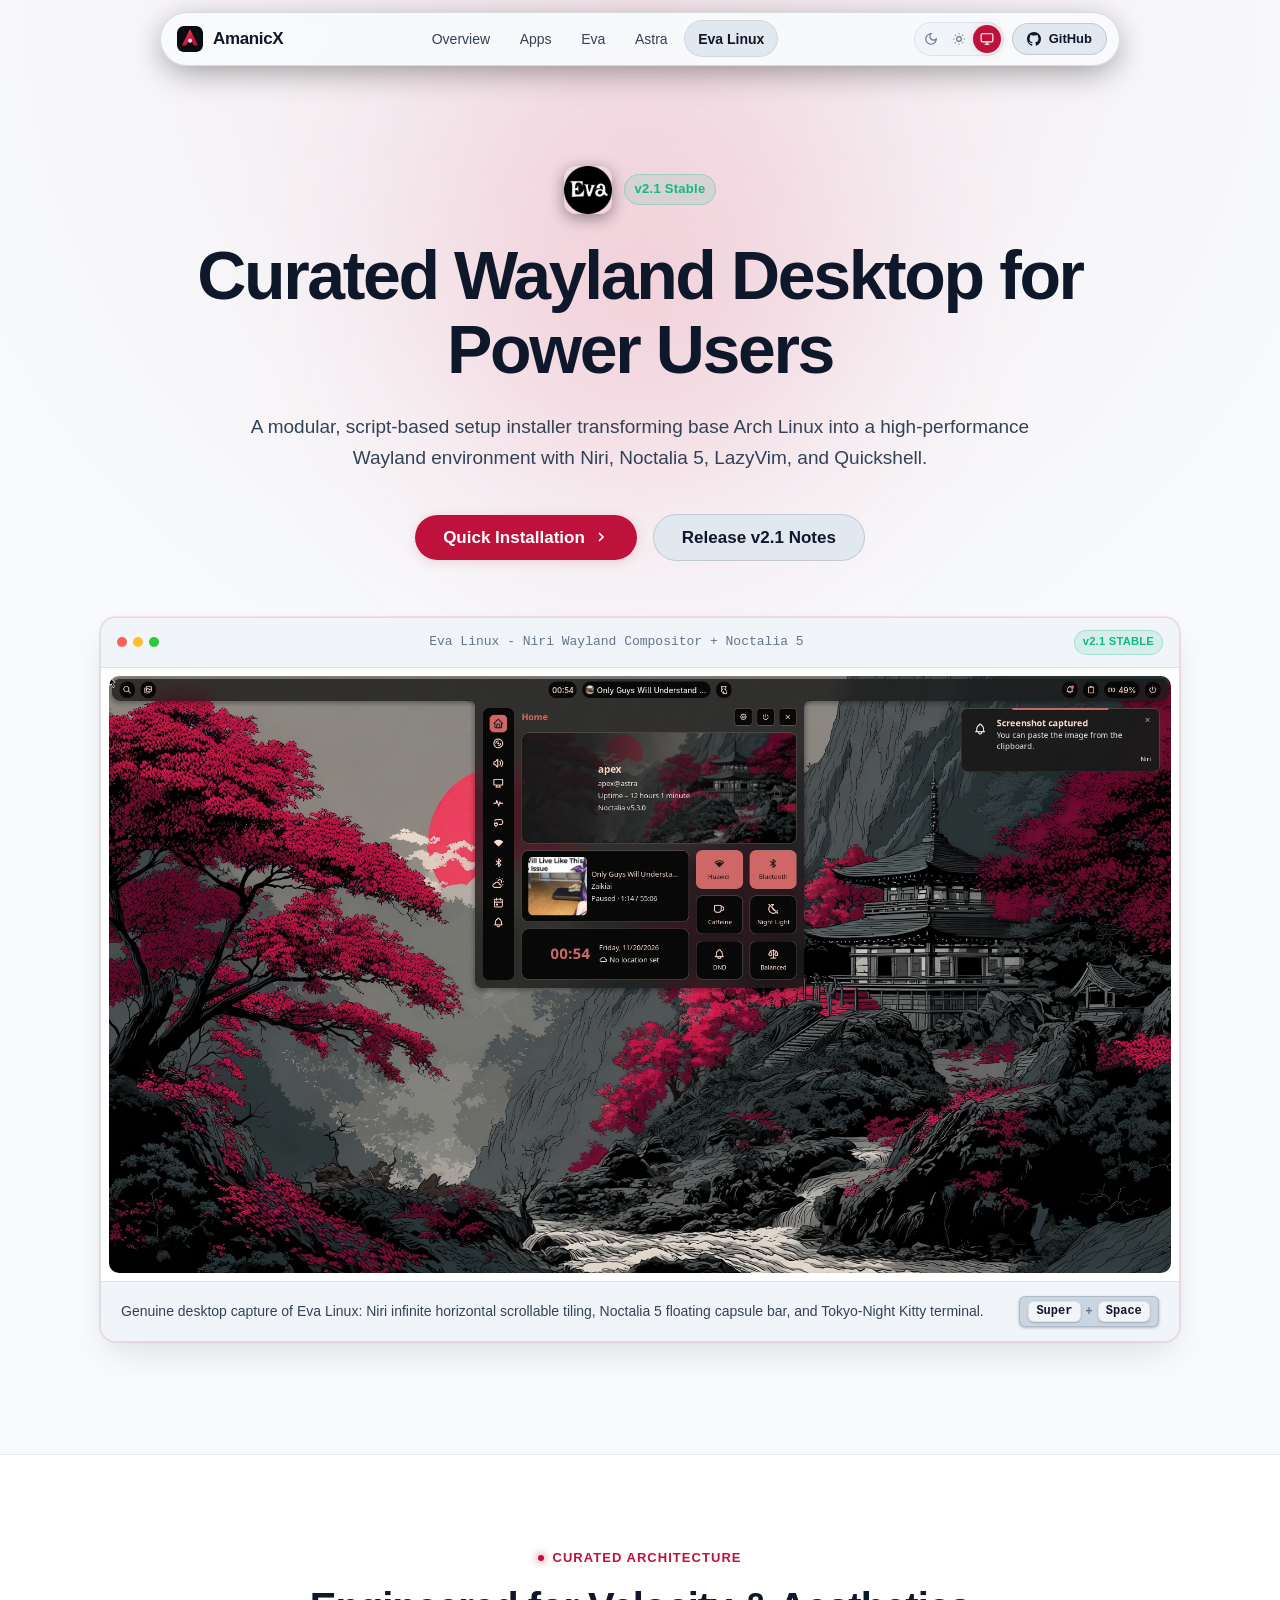
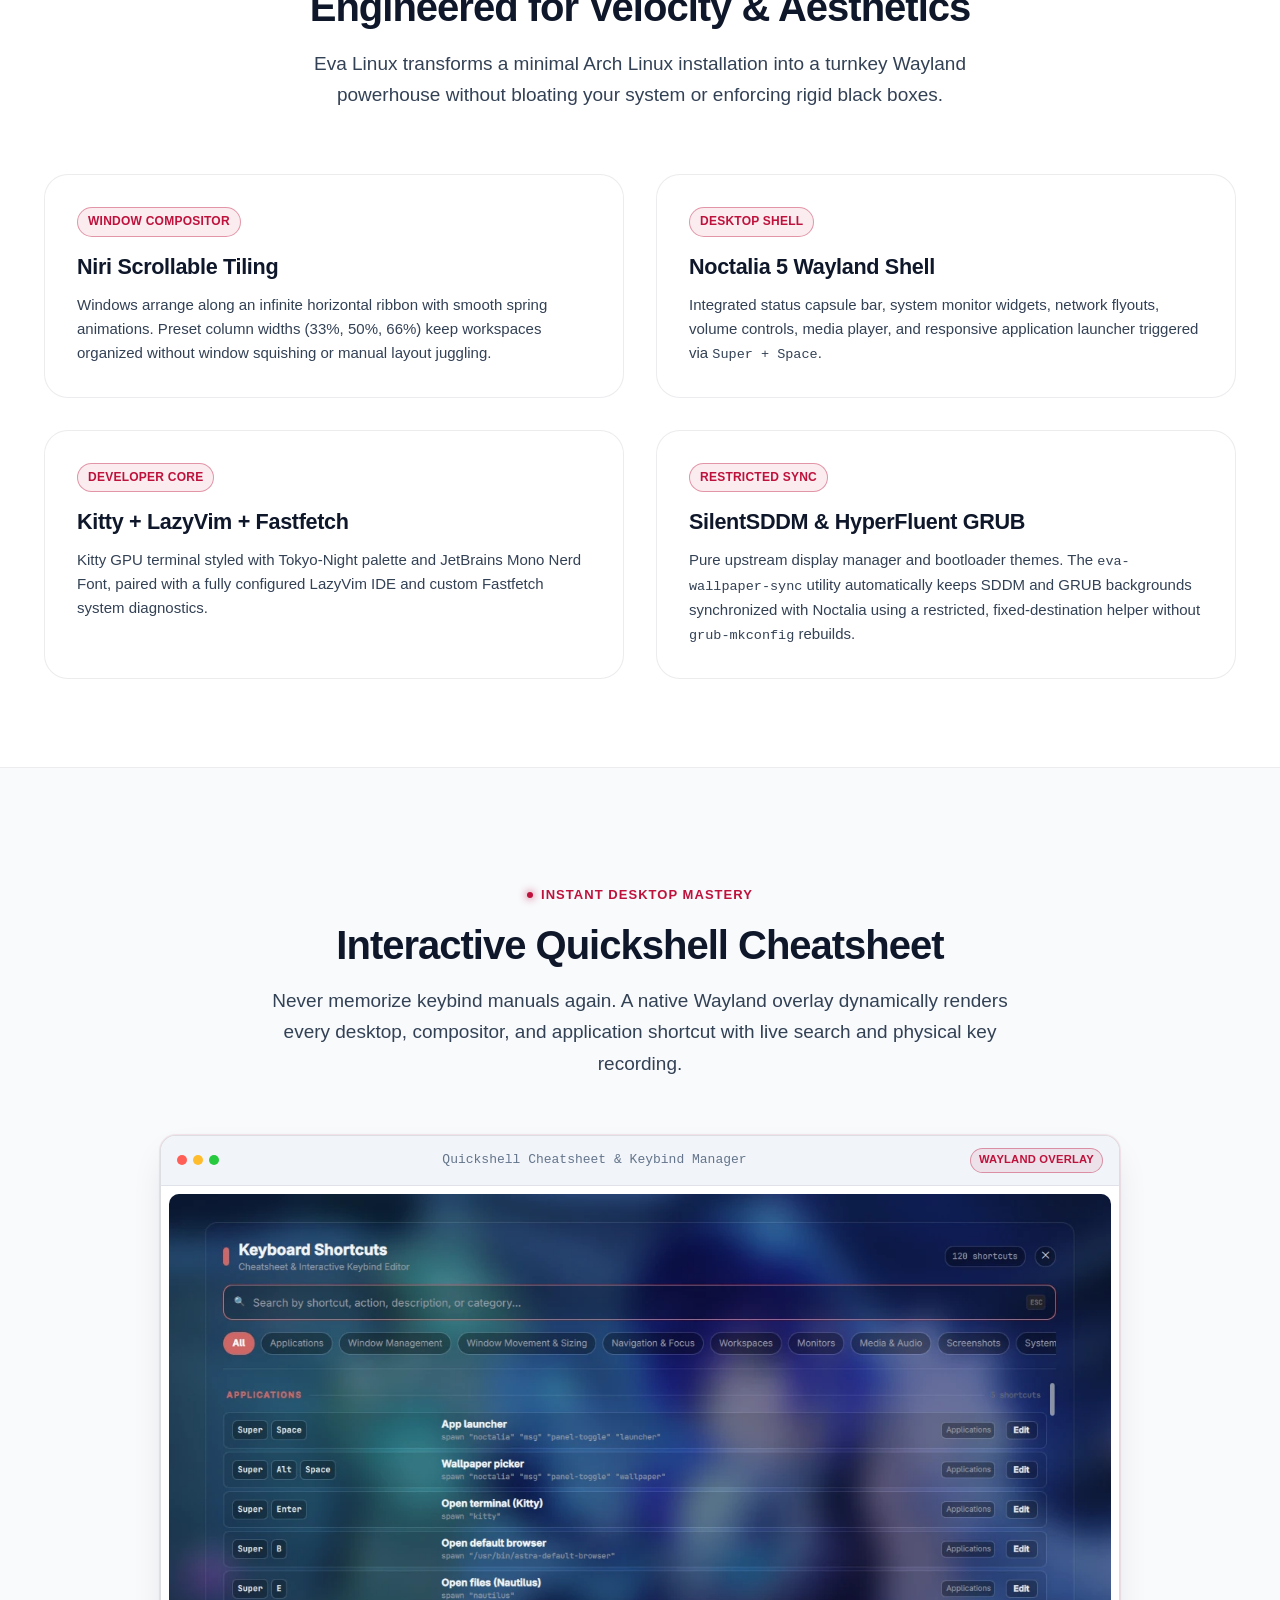
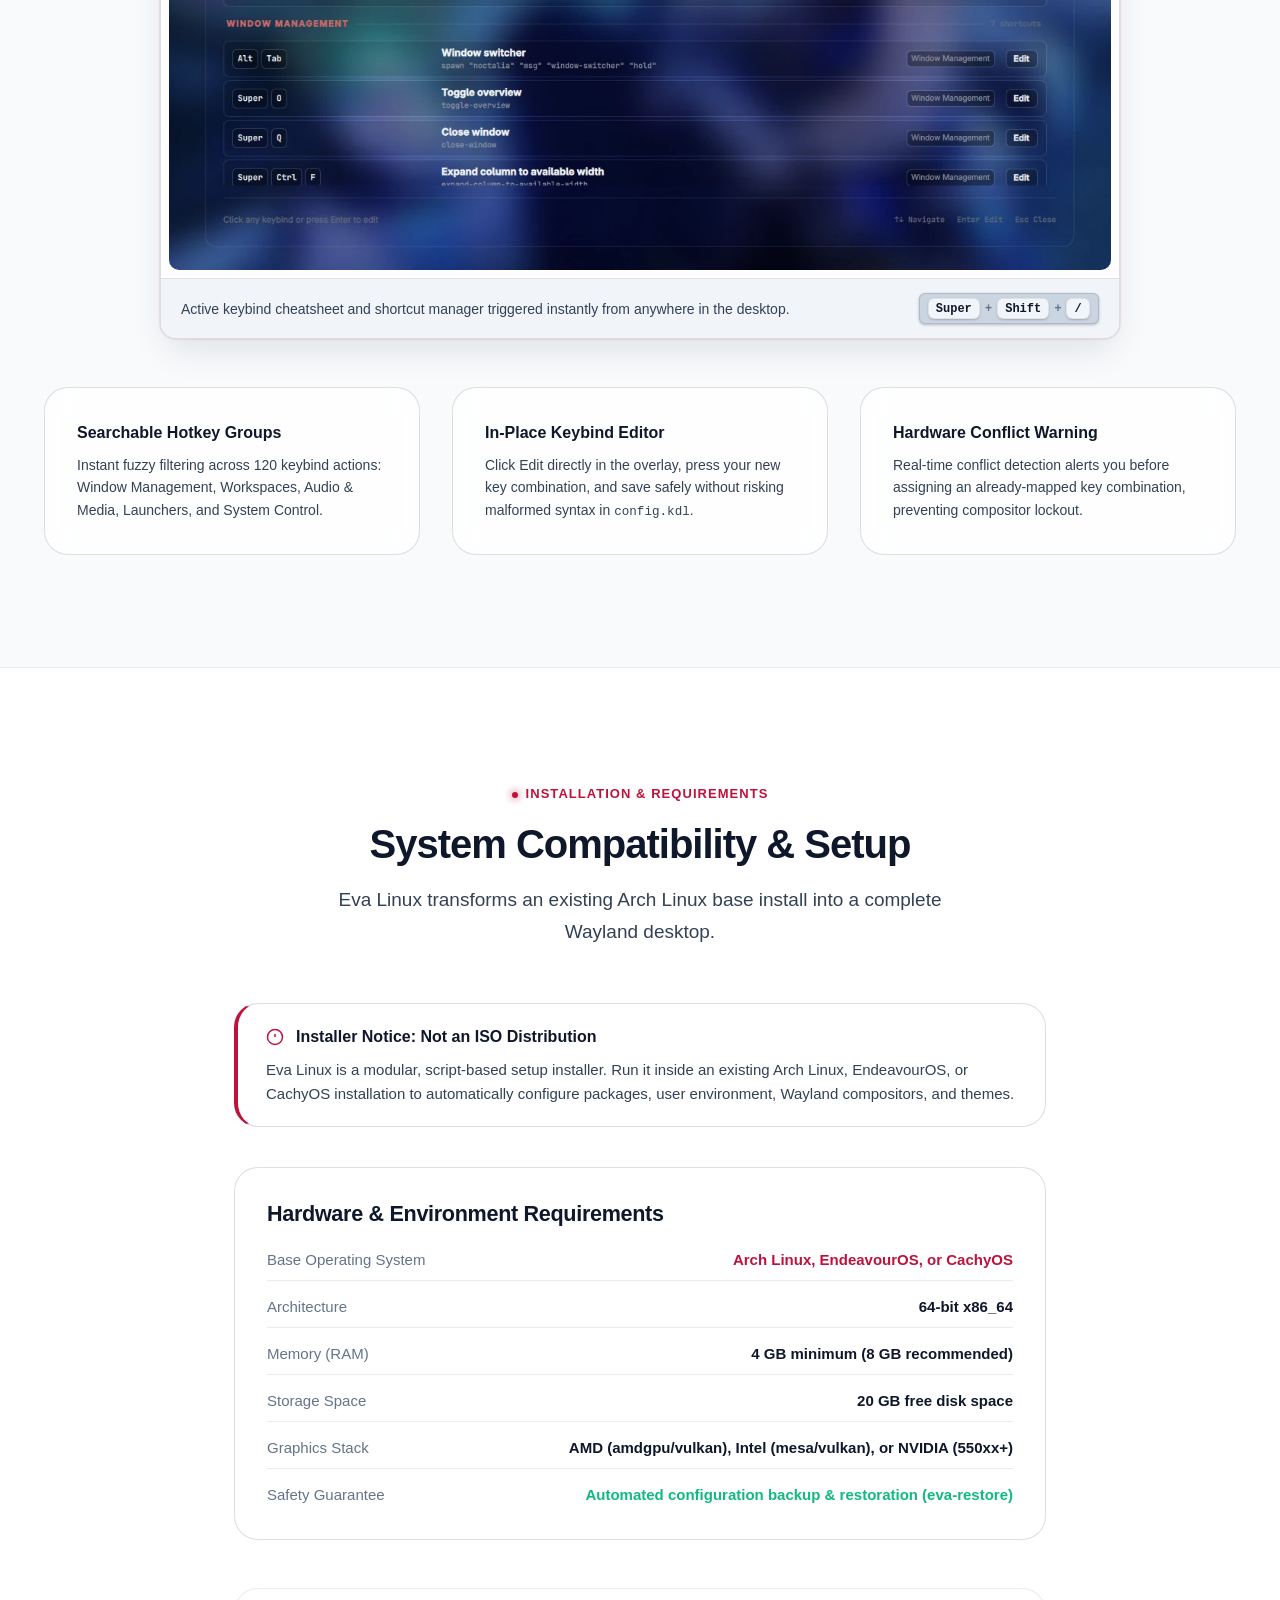
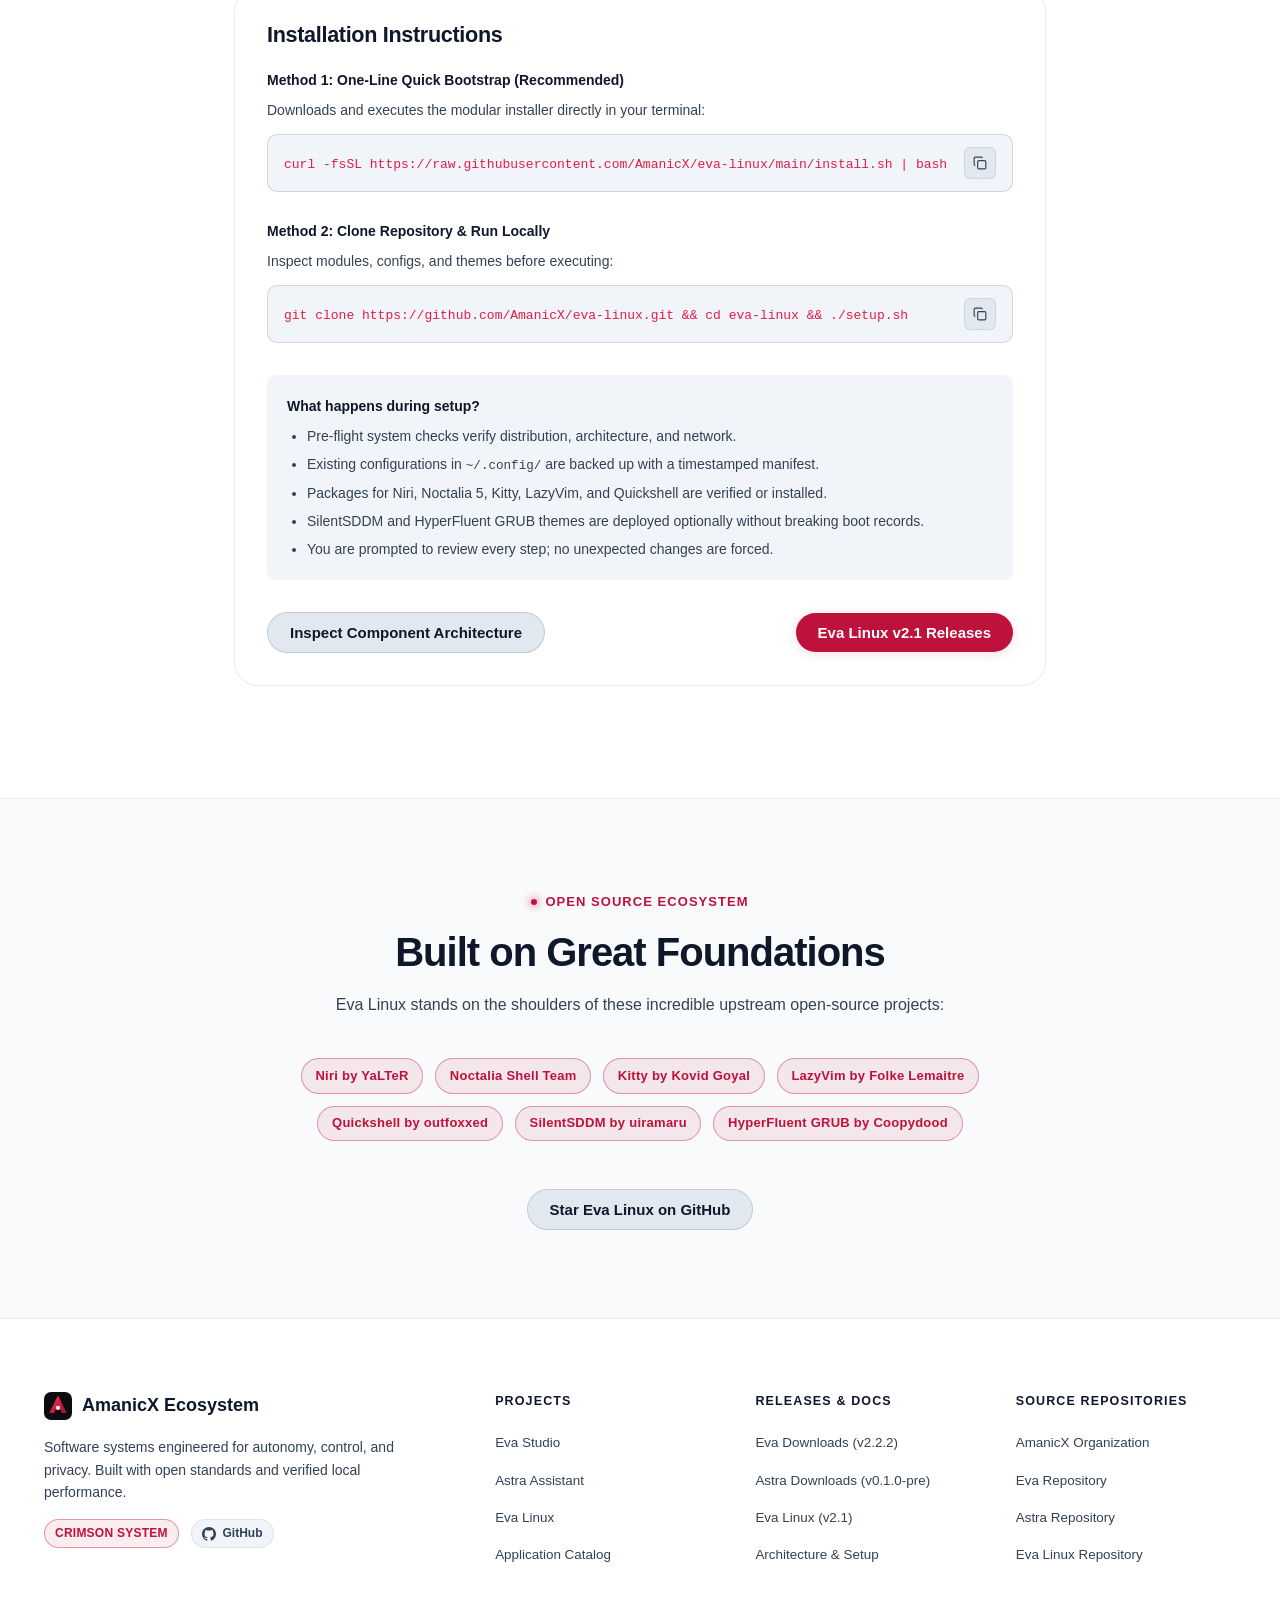
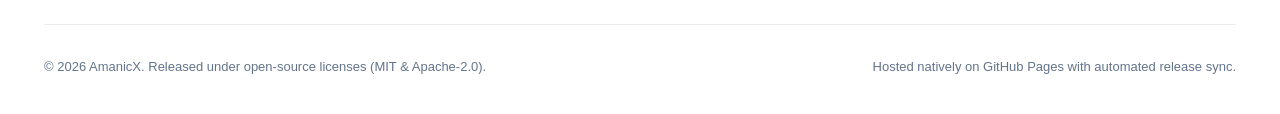
<file: index.html>
<!doctype html>
<html lang="en" data-theme="dark">
<head>
  <meta charset="utf-8">
  <meta name="viewport" content="width=device-width, initial-scale=1, viewport-fit=cover">
  <title>Eva Linux - Curated Wayland Desktop for Power Users | AmanicX</title>
  <meta name="description" content="Eva Linux is a modular, script-based desktop setup installer (targeting Arch Linux / x86_64) - NOT an ISO. It transforms an existing Arch Linux base into a coherent, high-performance workstation pairing Niri's scrollable tiling compositor with the Noctalia 5 shell, seeded Kitty GPU terminal, pre-configured LazyVim, pure upstream SilentSDDM, pure upstream HyperFluent GRUB, live Quickshell keybinding cheatsheet, and restricted bootloader wallpaper synchronization.">
  <link rel="canonical" href="https://amanicx.github.io/eva-linux/">
  <meta name="theme-color" content="#0B0D12">

  <!-- OpenGraph -->
  <meta property="og:title" content="Eva Linux - Curated Wayland Desktop for Power Users | AmanicX">
  <meta property="og:description" content="Eva Linux is a modular, script-based desktop setup installer (targeting Arch Linux / x86_64) - NOT an ISO. It transforms an existing Arch Linux base into a coherent, high-performance workstation pairing Niri's scrollable tiling compositor with the Noctalia 5 shell, seeded Kitty GPU terminal, pre-configured LazyVim, pure upstream SilentSDDM, pure upstream HyperFluent GRUB, live Quickshell keybinding cheatsheet, and restricted bootloader wallpaper synchronization.">
  <meta property="og:type" content="website">
  <meta property="og:url" content="https://amanicx.github.io/eva-linux/">
  <meta property="og:image" content="https://amanicx.github.io/eva-linux/assets/screenshot-desktop.jpg">
  <meta name="twitter:card" content="summary_large_image">
  <meta name="twitter:title" content="Eva Linux - Curated Wayland Desktop for Power Users | AmanicX">
  <meta name="twitter:description" content="Eva Linux is a modular, script-based desktop setup installer (targeting Arch Linux / x86_64) - NOT an ISO. It transforms an existing Arch Linux base into a coherent, high-performance workstation pairing Niri's scrollable tiling compositor with the Noctalia 5 shell, seeded Kitty GPU terminal, pre-configured LazyVim, pure upstream SilentSDDM, pure upstream HyperFluent GRUB, live Quickshell keybinding cheatsheet, and restricted bootloader wallpaper synchronization.">
  <meta name="twitter:image" content="https://amanicx.github.io/eva-linux/assets/screenshot-desktop.jpg">

  <!-- Favicon -->
  <link rel="icon" type="image/svg+xml" href="../shared/assets/favicon.svg">

  <!-- Unified Stylesheets -->
  <link rel="stylesheet" href="../shared/styles/design-system.css">
  <link rel="stylesheet" href="../shared/styles/motion.css">

  <!-- Instant Theme Script (Zero-FOUC) -->
  <script>
    (function () {
      try {
        var theme = localStorage.getItem('amanicx_theme') || 'system';
        var effective = theme === 'system' ? (window.matchMedia('(prefers-color-scheme: dark)').matches ? 'dark' : 'light') : theme;
        document.documentElement.setAttribute('data-theme', effective);
        document.documentElement.setAttribute('data-theme-setting', theme);
      } catch (e) {}
    })();
  </script>
</head>
<body>
  <div id="scroll-progress"></div>

    <!-- Floating Pill Navigation (Nexora Inspired) -->
  <div class="nav-wrapper">
    <header class="nav-bar">
      <a href="../" class="nav-brand" aria-label="AmanicX Ecosystem Home">
        <img class="nav-brand-mark" src="../shared/assets/favicon.svg" alt="AmanicX" width="26" height="26">
        <span class="nav-brand-text">AmanicX</span>
      </a>

      <nav class="nav-links" aria-label="Main Navigation">
        <a href="../" class="nav-link ">Overview</a>
        <a href="../apps/" class="nav-link ">Apps</a>
        <a href="../eva/" class="nav-link ">Eva</a>
        <a href="../astra/" class="nav-link ">Astra</a>
        <a href="../eva-linux/" class="nav-link active">Eva Linux</a>
      </nav>

      <div class="nav-controls">
        <div class="theme-switcher" role="group" aria-label="Theme mode switcher">
          <button class="theme-btn" data-mode="dark" title="Dark Theme" aria-label="Dark Theme">
            <svg width="14" height="14" viewBox="0 0 24 24" fill="none" stroke="currentColor" stroke-width="2"><path d="M12 3a6 6 0 0 0 9 9 9 9 0 1 1-9-9Z"/></svg>
          </button>
          <button class="theme-btn" data-mode="light" title="Light Theme" aria-label="Light Theme">
            <svg width="14" height="14" viewBox="0 0 24 24" fill="none" stroke="currentColor" stroke-width="2"><circle cx="12" cy="12" r="4"/><path d="M12 2v2"/><path d="M12 20v2"/><path d="m4.93 4.93 1.41 1.41"/><path d="m17.66 17.66 1.41 1.41"/><path d="M2 12h2"/><path d="M20 12h2"/><path d="m6.34 17.66-1.41 1.41"/><path d="m19.07 4.93-1.41 1.41"/></svg>
          </button>
          <button class="theme-btn" data-mode="system" title="System Theme" aria-label="System Theme">
            <svg width="14" height="14" viewBox="0 0 24 24" fill="none" stroke="currentColor" stroke-width="2"><rect width="20" height="14" x="2" y="3" rx="2"/><line x1="8" x2="16" y1="21" y2="21"/><line x1="12" x2="12" y1="17" y2="21"/></svg>
          </button>
        </div>

        <a href="https://github.com/AmanicX" target="_blank" rel="noopener noreferrer" class="btn btn-sm btn-secondary nav-github" aria-label="GitHub Profile">
          <svg width="14" height="14" viewBox="0 0 24 24" fill="currentColor"><path d="M12 0c-6.626 0-12 5.373-12 12 0 5.302 3.438 9.8 8.207 11.387.599.111.793-.261.793-.577v-2.234c-3.338.726-4.033-1.416-4.033-1.416-.546-1.387-1.333-1.756-1.333-1.756-1.089-.745.083-.729.083-.729 1.205.084 1.839 1.237 1.839 1.237 1.07 1.834 2.807 1.304 3.492.997.107-.775.418-1.305.762-1.604-2.665-.305-5.467-1.334-5.467-5.931 0-1.311.469-2.381 1.236-3.221-.124-.303-.535-1.524.117-3.176 0 0 1.008-.322 3.301 1.23.957-.266 1.983-.399 3.003-.404 1.02.005 2.047.138 3.006.404 2.291-1.552 3.297-1.23 3.297-1.23.653 1.653.242 2.874.118 3.176.77.84 1.235 1.911 1.235 3.221 0 4.609-2.807 5.624-5.479 5.921.43.372.823 1.102.823 2.222v3.293c0 .319.192.694.801.576 4.765-1.589 8.199-6.086 8.199-11.386 0-6.627-5.373-12-12-12z"/></svg>
          <span>GitHub</span>
        </a>

        <!-- Mobile Navigation Hamburger Toggle Button -->
        <button type="button" class="nav-toggle-btn" aria-label="Toggle mobile menu" aria-expanded="false" aria-controls="mobile-nav-drawer">
          <span class="nav-toggle-icon">
            <span class="bar bar-1"></span>
            <span class="bar bar-2"></span>
            <span class="bar bar-3"></span>
          </span>
        </button>
      </div>
    </header>

    <!-- Full-Screen Glassmorphic Mobile Drawer -->
    <div id="mobile-nav-drawer" class="mobile-drawer" role="dialog" aria-modal="true" aria-label="Mobile Navigation" hidden>
      <div class="mobile-drawer-backdrop" data-action="close-menu"></div>
      <div class="mobile-drawer-content">
        <div class="mobile-drawer-header">
          <div class="nav-brand">
            <img class="nav-brand-mark" src="../shared/assets/favicon.svg" alt="AmanicX" width="24" height="24">
            <span class="nav-brand-text">AmanicX</span>
          </div>
          <div class="mobile-drawer-header-actions">
            <div class="theme-switcher" role="group" aria-label="Theme mode switcher">
              <button class="theme-btn" data-mode="dark" title="Dark Theme" aria-label="Dark Theme">
                <svg width="14" height="14" viewBox="0 0 24 24" fill="none" stroke="currentColor" stroke-width="2"><path d="M12 3a6 6 0 0 0 9 9 9 9 0 1 1-9-9Z"/></svg>
              </button>
              <button class="theme-btn" data-mode="light" title="Light Theme" aria-label="Light Theme">
                <svg width="14" height="14" viewBox="0 0 24 24" fill="none" stroke="currentColor" stroke-width="2"><circle cx="12" cy="12" r="4"/><path d="M12 2v2"/><path d="M12 20v2"/><path d="m4.93 4.93 1.41 1.41"/><path d="m17.66 17.66 1.41 1.41"/><path d="M2 12h2"/><path d="M20 12h2"/><path d="m6.34 17.66-1.41 1.41"/><path d="m19.07 4.93-1.41 1.41"/></svg>
              </button>
              <button class="theme-btn" data-mode="system" title="System Theme" aria-label="System Theme">
                <svg width="14" height="14" viewBox="0 0 24 24" fill="none" stroke="currentColor" stroke-width="2"><rect width="20" height="14" x="2" y="3" rx="2"/><line x1="8" x2="16" y1="21" y2="21"/><line x1="12" x2="12" y1="17" y2="21"/></svg>
              </button>
            </div>
            <button type="button" class="mobile-drawer-close" aria-label="Close navigation" data-action="close-menu">
              <svg width="20" height="20" viewBox="0 0 24 24" fill="none" stroke="currentColor" stroke-width="2.5"><line x1="18" y1="6" x2="6" y2="18"/><line x1="6" y1="6" x2="18" y2="18"/></svg>
            </button>
          </div>
        </div>

        <div class="mobile-drawer-body">
          <div class="mobile-drawer-section-label">ECOSYSTEM DIRECTORY</div>
          <nav class="mobile-nav-links">
            <a href="../" class="mobile-nav-link ">
              <div class="mobile-nav-icon">
                <svg width="18" height="18" viewBox="0 0 24 24" fill="none" stroke="currentColor" stroke-width="2"><path d="m3 9 9-7 9 7v11a2 2 0 0 1-2 2H5a2 2 0 0 1-2-2z"/><polyline points="9 22 9 12 15 12 15 22"/></svg>
              </div>
              <div class="mobile-nav-text">
                <span class="mobile-nav-title">Overview</span>
                <span class="mobile-nav-desc">Flagship hub and software ecosystem</span>
              </div>
              <svg class="mobile-nav-chevron" width="16" height="16" viewBox="0 0 24 24" fill="none" stroke="currentColor" stroke-width="2.5"><path d="m9 18 6-6-6-6"/></svg>
            </a>

            <a href="../apps/" class="mobile-nav-link ">
              <div class="mobile-nav-icon">
                <svg width="18" height="18" viewBox="0 0 24 24" fill="none" stroke="currentColor" stroke-width="2"><rect width="7" height="7" x="3" y="3" rx="1"/><rect width="7" height="7" x="14" y="3" rx="1"/><rect width="7" height="7" x="14" y="14" rx="1"/><rect width="7" height="7" x="3" y="14" rx="1"/></svg>
              </div>
              <div class="mobile-nav-text">
                <span class="mobile-nav-title">Application Catalog</span>
                <span class="mobile-nav-desc">Searchable registry and platform assets</span>
              </div>
              <svg class="mobile-nav-chevron" width="16" height="16" viewBox="0 0 24 24" fill="none" stroke="currentColor" stroke-width="2.5"><path d="m9 18 6-6-6-6"/></svg>
            </a>

            <a href="../eva/" class="mobile-nav-link ">
              <div class="mobile-nav-icon">
                <svg width="18" height="18" viewBox="0 0 24 24" fill="none" stroke="currentColor" stroke-width="2"><path d="M21 15a2 2 0 0 1-2 2H7l-4 4V5a2 2 0 0 1 2-2h14a2 2 0 0 1 2 2z"/></svg>
              </div>
              <div class="mobile-nav-text">
                <span class="mobile-nav-title">Eva AI Studio</span>
                <span class="mobile-nav-desc">Private AI character conversation canvas</span>
              </div>
              <svg class="mobile-nav-chevron" width="16" height="16" viewBox="0 0 24 24" fill="none" stroke="currentColor" stroke-width="2.5"><path d="m9 18 6-6-6-6"/></svg>
            </a>

            <a href="../astra/" class="mobile-nav-link ">
              <div class="mobile-nav-icon">
                <svg width="18" height="18" viewBox="0 0 24 24" fill="none" stroke="currentColor" stroke-width="2"><circle cx="12" cy="12" r="10"/><path d="m10 15 5-3-5-3v6Z"/></svg>
              </div>
              <div class="mobile-nav-text">
                <span class="mobile-nav-title">Astra Assistant</span>
                <span class="mobile-nav-desc">Permission-gated desktop automation</span>
              </div>
              <svg class="mobile-nav-chevron" width="16" height="16" viewBox="0 0 24 24" fill="none" stroke="currentColor" stroke-width="2.5"><path d="m9 18 6-6-6-6"/></svg>
            </a>

            <a href="../eva-linux/" class="mobile-nav-link active">
              <div class="mobile-nav-icon">
                <svg width="18" height="18" viewBox="0 0 24 24" fill="none" stroke="currentColor" stroke-width="2"><rect width="20" height="14" x="2" y="3" rx="2"/><line x1="8" x2="16" y1="21" y2="21"/><line x1="12" x2="12" y1="17" y2="21"/></svg>
              </div>
              <div class="mobile-nav-text">
                <span class="mobile-nav-title">Eva Linux</span>
                <span class="mobile-nav-desc">Curated Arch Linux Wayland workstation</span>
              </div>
              <svg class="mobile-nav-chevron" width="16" height="16" viewBox="0 0 24 24" fill="none" stroke="currentColor" stroke-width="2.5"><path d="m9 18 6-6-6-6"/></svg>
            </a>
          </nav>

          <div class="mobile-drawer-section-label" style="margin-top:1.25rem;">QUICK ACTIONS</div>
          <div class="mobile-drawer-actions">
            <a href="https://github.com/AmanicX" target="_blank" rel="noopener noreferrer" class="btn btn-secondary mobile-action-btn">
              <svg width="16" height="16" viewBox="0 0 24 24" fill="currentColor"><path d="M12 0c-6.626 0-12 5.373-12 12 0 5.302 3.438 9.8 8.207 11.387.599.111.793-.261.793-.577v-2.234c-3.338.726-4.033-1.416-4.033-1.416-.546-1.387-1.333-1.756-1.333-1.756-1.089-.745.083-.729.083-.729 1.205.084 1.839 1.237 1.839 1.237 1.07 1.834 2.807 1.304 3.492.997.107-.775.418-1.305.762-1.604-2.665-.305-5.467-1.334-5.467-5.931 0-1.311.469-2.381 1.236-3.221-.124-.303-.535-1.524.117-3.176 0 0 1.008-.322 3.301 1.23.957-.266 1.983-.399 3.003-.404 1.02.005 2.047.138 3.006.404 2.291-1.552 3.297-1.23 3.297-1.23.653 1.653.242 2.874.118 3.176.77.84 1.235 1.911 1.235 3.221 0 4.609-2.807 5.624-5.479 5.921.43.372.823 1.102.823 2.222v3.293c0 .319.192.694.801.576 4.765-1.589 8.199-6.086 8.199-11.386 0-6.627-5.373-12-12-12z"/></svg>
              <span>GitHub Organization Profile</span>
            </a>
          </div>

          <div class="mobile-drawer-footer">
            <span class="badge badge-dev">AMANICX ECOSYSTEM</span>
            <span style="font-size:0.75rem; color:var(--text-muted);">v2.2 &bull; Open Source</span>
          </div>
        </div>
      </div>
    </div>
  </div>


  <!-- Eva Linux Hero -->
  <section class="section-lg" style="position:relative; overflow:hidden;">
    <div class="ambient-flare flare-crimson" style="top:-80px; left:50%; width:650px; height:650px; transform:translateX(-50%);"></div>
    <div class="container" style="text-align:center; position:relative; z-index:2;">
      <div style="display:inline-flex; align-items:center; gap:0.75rem; margin-bottom:1.5rem;" class="reveal">
        <img src="./assets/icon.png" alt="Eva Linux Logo" width="48" height="48" style="border-radius:12px; box-shadow:0 4px 16px rgba(0,0,0,0.4);">
        <span class="badge badge-stable" style="font-size:0.8125rem;">v2.1 Stable</span>
      </div>

      <h1 class="title-display reveal delay-100" style="margin-bottom:1.5rem; max-width:920px; margin-left:auto; margin-right:auto;">
        Curated Wayland Desktop for Power Users
      </h1>
      <p class="lead reveal delay-200" style="margin:0 auto 2.5rem; max-width:820px;">
        A modular, script-based setup installer transforming base Arch Linux into a high-performance Wayland environment with Niri, Noctalia 5, LazyVim, and Quickshell.
      </p>

      <div class="hero-actions reveal delay-300">
        <a href="#install" class="btn btn-lg btn-primary">
          <span>Quick Installation</span>
          <svg width="16" height="16" viewBox="0 0 24 24" fill="none" stroke="currentColor" stroke-width="2.5"><path d="m9 18 6-6-6-6"/></svg>
        </a>
        <a href="./releases/" class="btn btn-lg btn-secondary">
          <span>Release v2.1 Notes</span>
        </a>
      </div>

      <!-- Desktop Screenshot Preview -->
      <div class="reveal delay-400 mockup-window" style="max-width:1080px; margin:0 auto;">
        <div class="mockup-header">
          <div class="mockup-dots">
            <span class="mockup-dot"></span>
            <span class="mockup-dot"></span>
            <span class="mockup-dot"></span>
          </div>
          <span style="font-size:0.8125rem; color:var(--text-muted); font-family:var(--font-mono);">Eva Linux - Niri Wayland Compositor + Noctalia 5</span>
          <span class="badge badge-stable" style="padding:0.15rem 0.5rem; font-size:0.7rem;">v2.1 STABLE</span>
        </div>
        <div style="background:var(--bg-surface-0); padding:0.5rem; display:flex; justify-content:center;">
          <picture>
            <source srcset="./assets/screenshot-desktop.webp" type="image/webp">
            <img src="./assets/screenshot-desktop.jpg" alt="Eva Linux Desktop with Niri, Noctalia 5, and Kitty" style="border-radius:var(--radius-md); width:100%; height:auto;" loading="eager">
          </picture>
        </div>
        <div class="preview-caption">
          <span>Genuine desktop capture of Eva Linux: Niri infinite horizontal scrollable tiling, Noctalia 5 floating capsule bar, and Tokyo-Night Kitty terminal.</span>
          <div class="keybind-pill" title="Toggle Application Launcher">
            <kbd>Super</kbd><span class="pill-sep">+</span><kbd>Space</kbd>
          </div>
        </div>
      </div>
    </div>
  </section>

  <!-- Architectural Pillars -->
  <section class="section" style="background:var(--bg-surface-0); border-top:1px solid var(--border-subtle); border-bottom:1px solid var(--border-subtle);">
    <div class="container">
      <div style="text-align:center; margin-bottom:4rem;">
        <div class="eyebrow reveal">CURATED ARCHITECTURE</div>
        <h2 class="title-section reveal delay-100">Engineered for Velocity & Aesthetics</h2>
        <p class="lead reveal delay-200" style="margin:1rem auto 0; max-width:760px;">
          Eva Linux transforms a minimal Arch Linux installation into a turnkey Wayland powerhouse without bloating your system or enforcing rigid black boxes.
        </p>
      </div>

      <div class="grid-2x2">
        
        <div class="card reveal delay-100">
          <div class="badge badge-dev" style="margin-bottom:1rem;">WINDOW COMPOSITOR</div>
          <h3 class="title-card" style="margin-bottom:0.75rem;">Niri Scrollable Tiling</h3>
          <p style="font-size:0.9375rem; color:var(--text-secondary); line-height:1.6;">
            Windows arrange along an infinite horizontal ribbon with smooth spring animations. Preset column widths (33%, 50%, 66%) keep workspaces organized without window squishing or manual layout juggling.
          </p>
        </div>

        <div class="card reveal delay-200">
          <div class="badge badge-dev" style="margin-bottom:1rem;">DESKTOP SHELL</div>
          <h3 class="title-card" style="margin-bottom:0.75rem;">Noctalia 5 Wayland Shell</h3>
          <p style="font-size:0.9375rem; color:var(--text-secondary); line-height:1.6;">
            Integrated status capsule bar, system monitor widgets, network flyouts, volume controls, media player, and responsive application launcher triggered via <code>Super + Space</code>.
          </p>
        </div>

        <div class="card reveal delay-300">
          <div class="badge badge-dev" style="margin-bottom:1rem;">DEVELOPER CORE</div>
          <h3 class="title-card" style="margin-bottom:0.75rem;">Kitty + LazyVim + Fastfetch</h3>
          <p style="font-size:0.9375rem; color:var(--text-secondary); line-height:1.6;">
            Kitty GPU terminal styled with Tokyo-Night palette and JetBrains Mono Nerd Font, paired with a fully configured LazyVim IDE and custom Fastfetch system diagnostics.
          </p>
        </div>

        <div class="card reveal delay-400">
          <div class="badge badge-dev" style="margin-bottom:1rem;">RESTRICTED SYNC</div>
          <h3 class="title-card" style="margin-bottom:0.75rem;">SilentSDDM & HyperFluent GRUB</h3>
          <p style="font-size:0.9375rem; color:var(--text-secondary); line-height:1.6;">
            Pure upstream display manager and bootloader themes. The <code>eva-wallpaper-sync</code> utility automatically keeps SDDM and GRUB backgrounds synchronized with Noctalia using a restricted, fixed-destination helper without <code>grub-mkconfig</code> rebuilds.
          </p>
        </div>

      </div>
    </div>
  </section>

  <!-- Interactive Quickshell Overlay Spotlight -->
  <section class="section-lg" style="position:relative; overflow:hidden;">
    <div class="container">
      <div style="text-align:center; margin-bottom:3.5rem;">
        <div class="eyebrow reveal">INSTANT DESKTOP MASTERY</div>
        <h2 class="title-section reveal delay-100" style="margin-bottom:1rem;">Interactive Quickshell Cheatsheet</h2>
        <p class="lead reveal delay-200" style="margin:0 auto; max-width:760px;">
          Never memorize keybind manuals again. A native Wayland overlay dynamically renders every desktop, compositor, and application shortcut with live search and physical key recording.
        </p>
      </div>

      <div class="reveal delay-300 mockup-window" style="max-width:960px; margin:0 auto 3rem;">
        <div class="mockup-header">
          <div class="mockup-dots">
            <span class="mockup-dot"></span>
            <span class="mockup-dot"></span>
            <span class="mockup-dot"></span>
          </div>
          <span style="font-size:0.8125rem; color:var(--text-muted); font-family:var(--font-mono);">Quickshell Cheatsheet & Keybind Manager</span>
          <span class="badge badge-dev" style="padding:0.15rem 0.5rem; font-size:0.7rem;">WAYLAND OVERLAY</span>
        </div>
        <div style="background:var(--bg-surface-0); padding:0.5rem; display:flex; justify-content:center;">
          <picture>
            <source srcset="./assets/screenshot-keybinds.webp" type="image/webp">
            <img src="./assets/screenshot-keybinds.png" alt="Quickshell Keybind Cheatsheet Overlay" style="border-radius:var(--radius-md); width:100%; height:auto;" loading="eager">
          </picture>
        </div>
        <div class="preview-caption">
          <span>Active keybind cheatsheet and shortcut manager triggered instantly from anywhere in the desktop.</span>
          <div class="keybind-pill" title="Trigger Keybind Overlay">
            <kbd>Super</kbd><span class="pill-sep">+</span><kbd>Shift</kbd><span class="pill-sep">+</span><kbd>/</kbd>
          </div>
        </div>
      </div>

      <div class="grid-3col">
        <div class="card card-glass">
          <div style="font-weight:700; font-size:1rem; margin-bottom:0.5rem; color:var(--text-primary);">Searchable Hotkey Groups</div>
          <p style="font-size:0.875rem; color:var(--text-secondary); line-height:1.6;">
            Instant fuzzy filtering across 120 keybind actions: Window Management, Workspaces, Audio & Media, Launchers, and System Control.
          </p>
        </div>

        <div class="card card-glass">
          <div style="font-weight:700; font-size:1rem; margin-bottom:0.5rem; color:var(--text-primary);">In-Place Keybind Editor</div>
          <p style="font-size:0.875rem; color:var(--text-secondary); line-height:1.6;">
            Click Edit directly in the overlay, press your new key combination, and save safely without risking malformed syntax in <code>config.kdl</code>.
          </p>
        </div>

        <div class="card card-glass">
          <div style="font-weight:700; font-size:1rem; margin-bottom:0.5rem; color:var(--text-primary);">Hardware Conflict Warning</div>
          <p style="font-size:0.875rem; color:var(--text-secondary); line-height:1.6;">
            Real-time conflict detection alerts you before assigning an already-mapped key combination, preventing compositor lockout.
          </p>
        </div>
      </div>
    </div>
  </section>

  <!-- Hardware Requirements & Installation Walkthrough -->
  <section class="section-lg" id="install" style="background:var(--bg-surface-0); border-top:1px solid var(--border-subtle); border-bottom:1px solid var(--border-subtle);">
    <div class="container container-narrow">
      <div style="margin-bottom:3.5rem; text-align:center;">
        <div class="eyebrow reveal">INSTALLATION & REQUIREMENTS</div>
        <h2 class="title-section reveal delay-100" style="margin-bottom:1rem;">System Compatibility & Setup</h2>
        <p class="lead reveal delay-200" style="margin:0 auto; max-width:680px;">
          Eva Linux transforms an existing Arch Linux base install into a complete Wayland desktop.
        </p>
      </div>

      <!-- Notice Alert -->
      <div class="card card-glass reveal delay-300" style="border-left:4px solid var(--accent-primary); margin-bottom:2.5rem; padding:1.25rem 1.75rem;">
        <div style="display:flex; align-items:center; gap:0.75rem; font-weight:700; color:var(--text-primary); margin-bottom:0.5rem;">
          <svg width="18" height="18" viewBox="0 0 24 24" fill="none" stroke="var(--accent-primary)" stroke-width="2"><circle cx="12" cy="12" r="10"/><line x1="12" y1="8" x2="12" y2="12"/><line x1="12" y1="16" x2="12.01" y2="16"/></svg>
          <span>Installer Notice: Not an ISO Distribution</span>
        </div>
        <p style="font-size:0.9375rem; color:var(--text-secondary); line-height:1.6; margin:0;">
          Eva Linux is a modular, script-based setup installer. Run it inside an existing Arch Linux, EndeavourOS, or CachyOS installation to automatically configure packages, user environment, Wayland compositors, and themes.
        </p>
      </div>

      <!-- Requirements Table -->
      <div class="card card-glass reveal delay-350" style="margin-bottom:3rem;">
        <h3 class="title-card" style="margin-bottom:1.25rem;">Hardware & Environment Requirements</h3>
        <div style="display:flex; flex-direction:column; gap:0.875rem; font-size:0.9375rem;">
          <div style="display:flex; justify-content:space-between; border-bottom:1px solid var(--border-subtle); padding-bottom:0.5rem;">
            <span style="color:var(--text-muted);">Base Operating System</span>
            <span style="font-weight:600; color:var(--accent-primary);">Arch Linux, EndeavourOS, or CachyOS</span>
          </div>
          <div style="display:flex; justify-content:space-between; border-bottom:1px solid var(--border-subtle); padding-bottom:0.5rem;">
            <span style="color:var(--text-muted);">Architecture</span>
            <span style="font-weight:600;">64-bit x86_64</span>
          </div>
          <div style="display:flex; justify-content:space-between; border-bottom:1px solid var(--border-subtle); padding-bottom:0.5rem;">
            <span style="color:var(--text-muted);">Memory (RAM)</span>
            <span style="font-weight:600;">4 GB minimum (8 GB recommended)</span>
          </div>
          <div style="display:flex; justify-content:space-between; border-bottom:1px solid var(--border-subtle); padding-bottom:0.5rem;">
            <span style="color:var(--text-muted);">Storage Space</span>
            <span style="font-weight:600;">20 GB free disk space</span>
          </div>
          <div style="display:flex; justify-content:space-between; border-bottom:1px solid var(--border-subtle); padding-bottom:0.5rem;">
            <span style="color:var(--text-muted);">Graphics Stack</span>
            <span style="font-weight:600;">AMD (amdgpu/vulkan), Intel (mesa/vulkan), or NVIDIA (550xx+)</span>
          </div>
          <div style="display:flex; justify-content:space-between;">
            <span style="color:var(--text-muted);">Safety Guarantee</span>
            <span style="font-weight:600; color:#10B981;">Automated configuration backup &amp; restoration (eva-restore)</span>
          </div>
        </div>
      </div>

      <!-- Installation Steps -->
      <div class="card reveal delay-400">
        <h3 class="title-card" style="margin-bottom:1.25rem;">Installation Instructions</h3>
        
        <div style="margin-bottom:1.75rem;">
          <div style="font-size:0.875rem; font-weight:700; color:var(--text-primary); margin-bottom:0.5rem;">Method 1: One-Line Quick Bootstrap (Recommended)</div>
          <p style="font-size:0.875rem; color:var(--text-secondary); margin-bottom:0.75rem;">
            Downloads and executes the modular installer directly in your terminal:
          </p>
          <div class="cmd-box">
            <div class="cmd-box-scroll">
              <code>curl -fsSL https://raw.githubusercontent.com/AmanicX/eva-linux/main/install.sh | bash</code>
            </div>
            <button class="copy-btn" data-copy-text="curl -fsSL https://raw.githubusercontent.com/AmanicX/eva-linux/main/install.sh | bash" title="Copy command">
              <svg width="14" height="14" viewBox="0 0 24 24" fill="none" stroke="currentColor" stroke-width="2"><rect width="14" height="14" x="8" y="8" rx="2" ry="2"/><path d="M4 16c-1.1 0-2-.9-2-2V4c0-1.1.9-2 2-2h10c1.1 0 2 .9 2 2"/></svg>
            </button>
          </div>
        </div>

        <div style="margin-bottom:2rem;">
          <div style="font-size:0.875rem; font-weight:700; color:var(--text-primary); margin-bottom:0.5rem;">Method 2: Clone Repository &amp; Run Locally</div>
          <p style="font-size:0.875rem; color:var(--text-secondary); margin-bottom:0.75rem;">
            Inspect modules, configs, and themes before executing:
          </p>
          <div class="cmd-box">
            <div class="cmd-box-scroll">
              <code>git clone https://github.com/AmanicX/eva-linux.git &amp;&amp; cd eva-linux &amp;&amp; ./setup.sh</code>
            </div>
            <button class="copy-btn" data-copy-text="git clone https://github.com/AmanicX/eva-linux.git &amp;&amp; cd eva-linux &amp;&amp; ./setup.sh" title="Copy command">
              <svg width="14" height="14" viewBox="0 0 24 24" fill="none" stroke="currentColor" stroke-width="2"><rect width="14" height="14" x="8" y="8" rx="2" ry="2"/><path d="M4 16c-1.1 0-2-.9-2-2V4c0-1.1.9-2 2-2h10c1.1 0 2 .9 2 2"/></svg>
            </button>
          </div>
        </div>

        <div style="background:var(--bg-surface-1); border-radius:var(--radius-md); padding:1.25rem; font-size:0.875rem; line-height:1.6; color:var(--text-secondary); margin-bottom:2rem;">
          <strong style="color:var(--text-primary); display:block; margin-bottom:0.5rem;">What happens during setup?</strong>
          <ul style="margin-left:1.25rem; display:flex; flex-direction:column; gap:0.35rem;">
            <li>Pre-flight system checks verify distribution, architecture, and network.</li>
            <li>Existing configurations in <code>~/.config/</code> are backed up with a timestamped manifest.</li>
            <li>Packages for Niri, Noctalia 5, Kitty, LazyVim, and Quickshell are verified or installed.</li>
            <li>SilentSDDM and HyperFluent GRUB themes are deployed optionally without breaking boot records.</li>
            <li>You are prompted to review every step; no unexpected changes are forced.</li>
          </ul>
        </div>

        <div style="display:flex; justify-content:space-between; align-items:center; flex-wrap:wrap; gap:1rem;">
          <a href="./catalog/" class="btn btn-secondary">Inspect Component Architecture</a>
          <a href="./releases/" class="btn btn-primary">Eva Linux v2.1 Releases</a>
        </div>
      </div>
    </div>
  </section>

  <!-- Upstream Credits & Attribution -->
  <section class="section" style="text-align:center;">
    <div class="container container-narrow">
      <div class="eyebrow reveal">OPEN SOURCE ECOSYSTEM</div>
      <h2 class="title-section reveal delay-100" style="margin-bottom:1rem;">Built on Great Foundations</h2>
      <p class="lead reveal delay-200" style="margin:0 auto 2.5rem; font-size:1rem;">
        Eva Linux stands on the shoulders of these incredible upstream open-source projects:
      </p>

      <div style="display:flex; flex-wrap:wrap; gap:0.75rem; justify-content:center; margin-bottom:3rem;">
        <span class="badge badge-dev" style="padding:0.4rem 0.85rem; font-size:0.8125rem;">Niri by YaLTeR</span>
        <span class="badge badge-dev" style="padding:0.4rem 0.85rem; font-size:0.8125rem;">Noctalia Shell Team</span>
        <span class="badge badge-dev" style="padding:0.4rem 0.85rem; font-size:0.8125rem;">Kitty by Kovid Goyal</span>
        <span class="badge badge-dev" style="padding:0.4rem 0.85rem; font-size:0.8125rem;">LazyVim by Folke Lemaitre</span>
        <span class="badge badge-dev" style="padding:0.4rem 0.85rem; font-size:0.8125rem;">Quickshell by outfoxxed</span>
        <span class="badge badge-dev" style="padding:0.4rem 0.85rem; font-size:0.8125rem;">SilentSDDM by uiramaru</span>
        <span class="badge badge-dev" style="padding:0.4rem 0.85rem; font-size:0.8125rem;">HyperFluent GRUB by Coopydood</span>
      </div>

      <a href="https://github.com/AmanicX/eva-linux" target="_blank" rel="noopener noreferrer" class="btn btn-secondary">
        Star Eva Linux on GitHub
      </a>
    </div>
  </section>

    <!-- Unified Responsive Ecosystem Footer -->
  <footer class="footer">
    <div class="container">
      <div class="footer-top">
        <div class="footer-brand">
          <a href="../" class="footer-brand-header" aria-label="AmanicX Ecosystem Home">
            <img src="../shared/assets/favicon.svg" alt="AmanicX" width="28" height="28">
            <span class="footer-brand-title">AmanicX Ecosystem</span>
          </a>
          <p class="footer-brand-desc">
            Software systems engineered for autonomy, control, and privacy. Built with open standards and verified local performance.
          </p>
          <div class="footer-brand-badges">
            <span class="badge badge-dev">CRIMSON SYSTEM</span>
            <a href="https://github.com/AmanicX" target="_blank" rel="noopener noreferrer" class="footer-social-link" aria-label="GitHub Organization Profile">
              <svg width="14" height="14" viewBox="0 0 24 24" fill="currentColor"><path d="M12 0c-6.626 0-12 5.373-12 12 0 5.302 3.438 9.8 8.207 11.387.599.111.793-.261.793-.577v-2.234c-3.338.726-4.033-1.416-4.033-1.416-.546-1.387-1.333-1.756-1.333-1.756-1.089-.745.083-.729.083-.729 1.205.084 1.839 1.237 1.839 1.237 1.07 1.834 2.807 1.304 3.492.997.107-.775.418-1.305.762-1.604-2.665-.305-5.467-1.334-5.467-5.931 0-1.311.469-2.381 1.236-3.221-.124-.303-.535-1.524.117-3.176 0 0 1.008-.322 3.301 1.23.957-.266 1.983-.399 3.003-.404 1.02.005 2.047.138 3.006.404 2.291-1.552 3.297-1.23 3.297-1.23.653 1.653.242 2.874.118 3.176.77.84 1.235 1.911 1.235 3.221 0 4.609-2.807 5.624-5.479 5.921.43.372.823 1.102.823 2.222v3.293c0 .319.192.694.801.576 4.765-1.589 8.199-6.086 8.199-11.386 0-6.627-5.373-12-12-12z"/></svg>
              <span>GitHub</span>
            </a>
          </div>
        </div>

        <div class="footer-nav-groups">
          <div class="footer-nav-col">
            <div class="footer-title">Projects</div>
            <ul class="footer-links">
              <li><a href="../eva/">Eva Studio</a></li>
              <li><a href="../astra/">Astra Assistant</a></li>
              <li><a href="../eva-linux/">Eva Linux</a></li>
              <li><a href="../apps/">Application Catalog</a></li>
            </ul>
          </div>

          <div class="footer-nav-col">
            <div class="footer-title">Releases & Docs</div>
            <ul class="footer-links">
              <li><a href="../eva/releases/">Eva Downloads (v2.2.2)</a></li>
              <li><a href="../astra/releases/">Astra Downloads (v0.1.0-pre)</a></li>
              <li><a href="../eva-linux/releases/">Eva Linux (v2.1)</a></li>
              <li><a href="../eva-linux/catalog/">Architecture & Setup</a></li>
            </ul>
          </div>

          <div class="footer-nav-col">
            <div class="footer-title">Source Repositories</div>
            <ul class="footer-links">
              <li><a href="https://github.com/AmanicX" target="_blank" rel="noopener noreferrer">AmanicX Organization</a></li>
              <li><a href="https://github.com/AmanicX/eva" target="_blank" rel="noopener noreferrer">Eva Repository</a></li>
              <li><a href="https://github.com/AmanicX/astra" target="_blank" rel="noopener noreferrer">Astra Repository</a></li>
              <li><a href="https://github.com/AmanicX/eva-linux" target="_blank" rel="noopener noreferrer">Eva Linux Repository</a></li>
            </ul>
          </div>
        </div>
      </div>

      <div class="footer-bottom">
        <div class="footer-copyright">&copy; 2026 AmanicX. Released under open-source licenses (MIT & Apache-2.0).</div>
        <div class="footer-meta">Hosted natively on GitHub Pages with automated release sync.</div>
      </div>
    </div>
  </footer>

  <!-- Scripts -->
  <script src="../shared/scripts/theme.js"></script>
  <script src="../shared/scripts/motion.js"></script>
  <script src="../shared/scripts/ecosystem-client.js"></script>
</body>
</html>
</file>
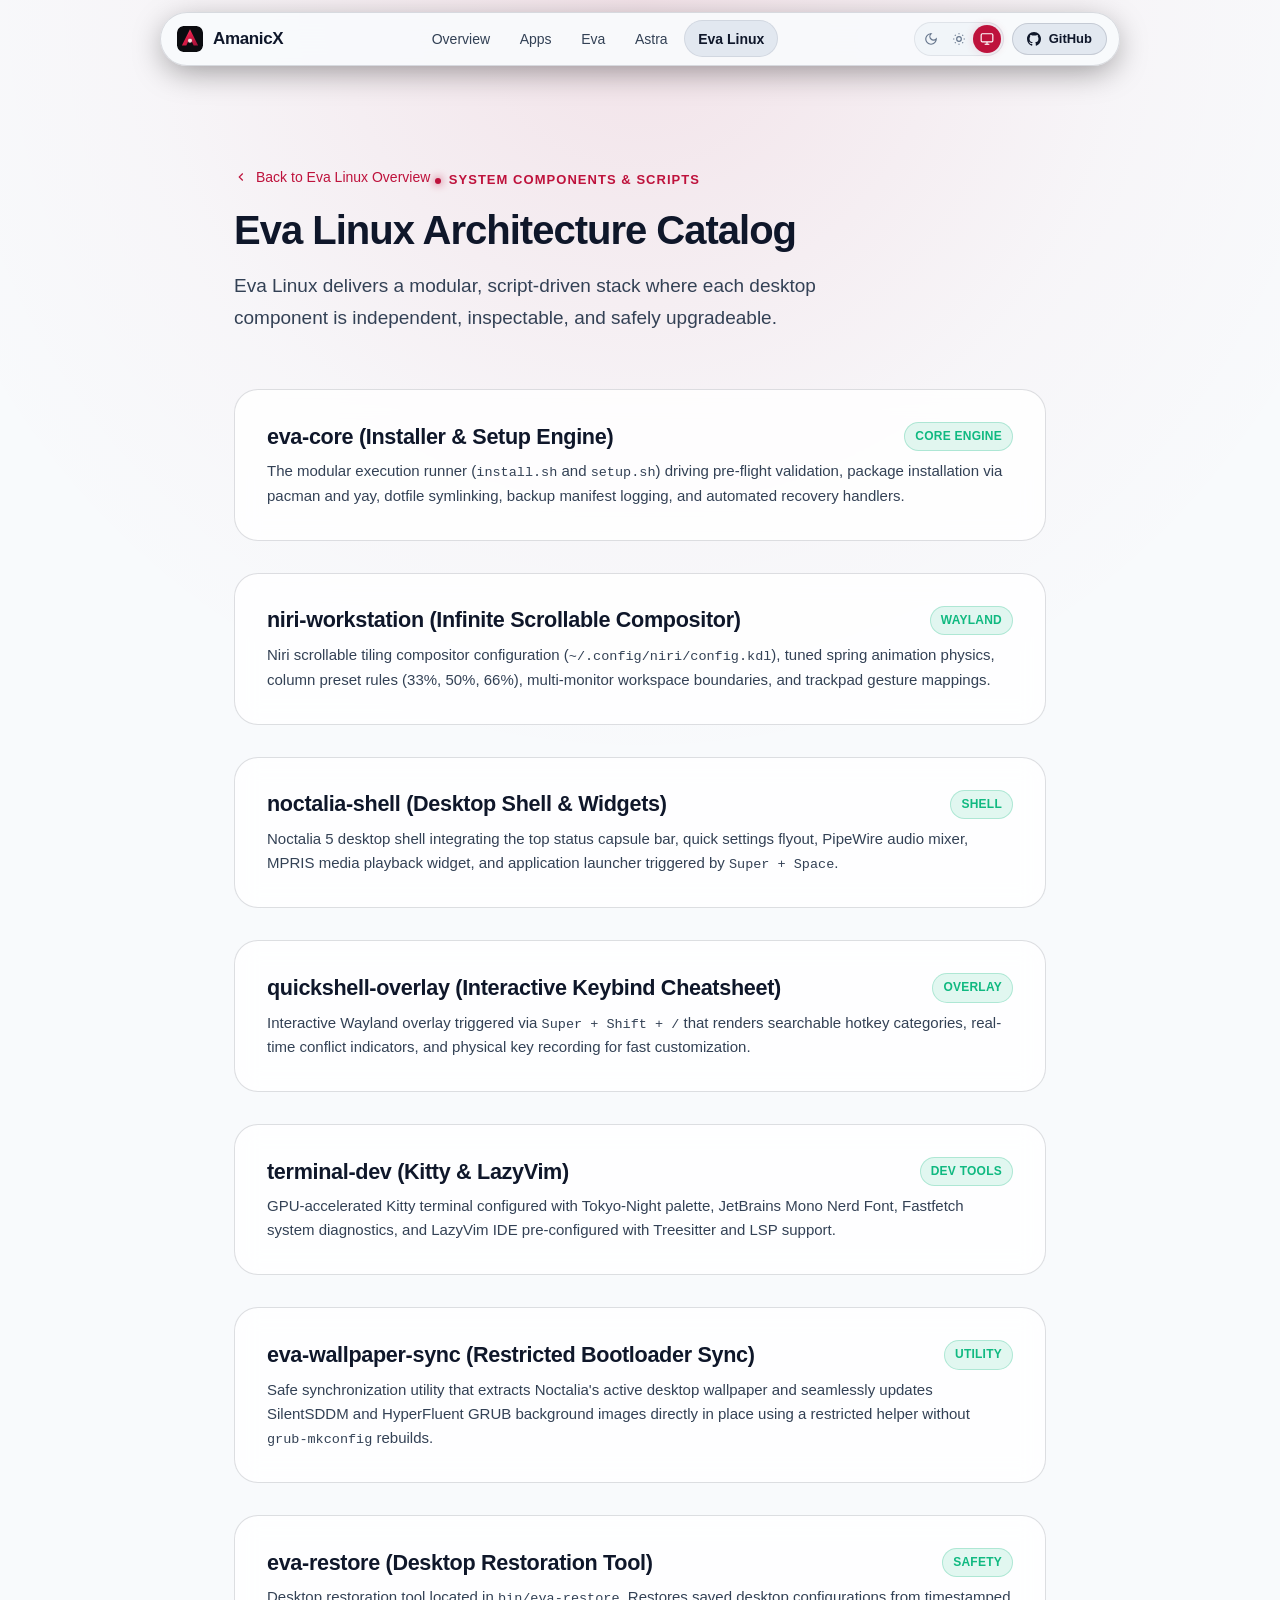
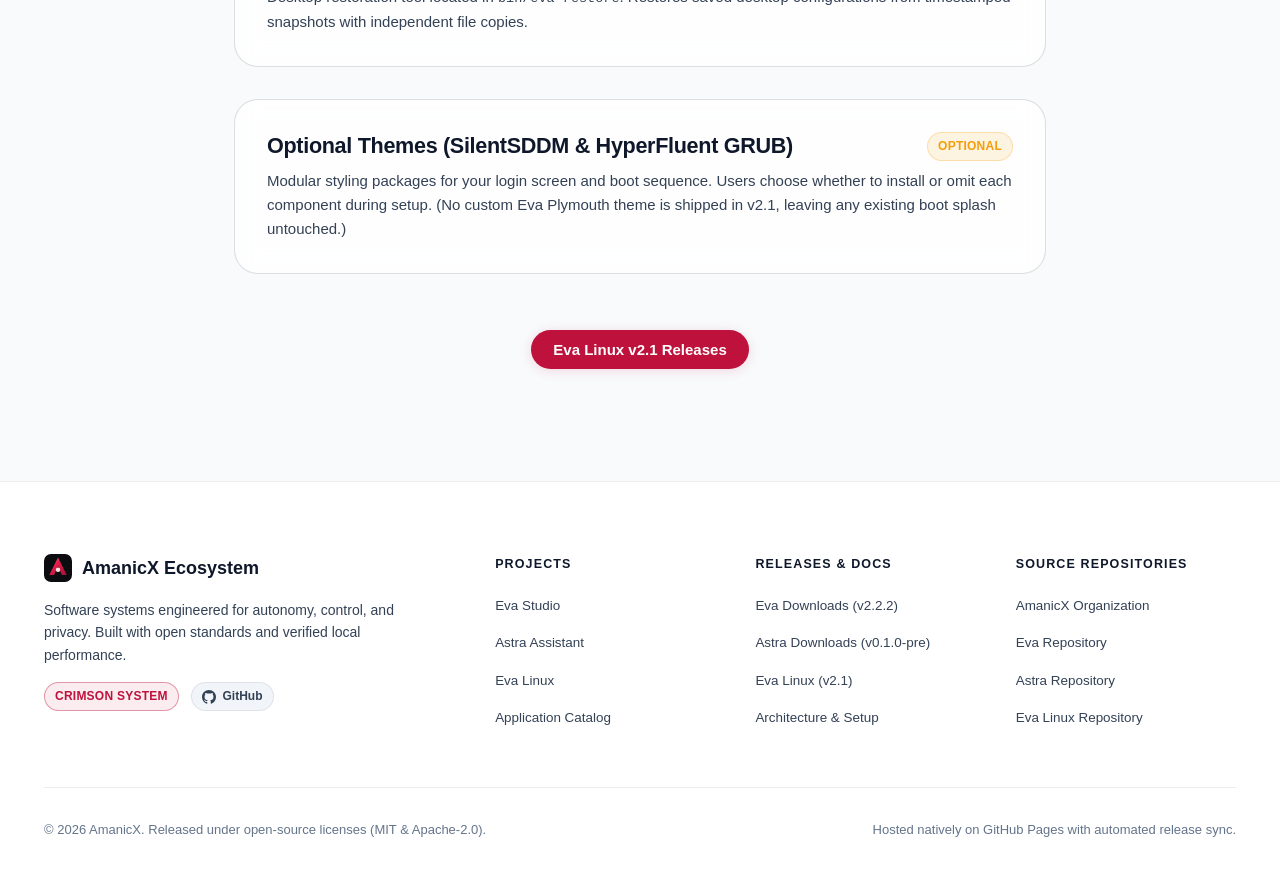
<file: catalog/index.html>
<!doctype html>
<html lang="en" data-theme="dark">
<head>
  <meta charset="utf-8">
  <meta name="viewport" content="width=device-width, initial-scale=1, viewport-fit=cover">
  <title>Eva Linux Component Architecture | AmanicX</title>
  <meta name="description" content="Technical architecture and modular components of Eva Linux.">
  <link rel="canonical" href="https://amanicx.github.io/eva-linux/catalog/">
  <meta name="theme-color" content="#0B0D12">

  <!-- OpenGraph -->
  <meta property="og:title" content="Eva Linux Component Architecture | AmanicX">
  <meta property="og:description" content="Technical architecture and modular components of Eva Linux.">
  <meta property="og:type" content="website">
  <meta property="og:url" content="https://amanicx.github.io/eva-linux/catalog/">
  <meta property="og:image" content="https://amanicx.github.io/shared/assets/favicon.svg">
  <meta name="twitter:card" content="summary_large_image">
  <meta name="twitter:title" content="Eva Linux Component Architecture | AmanicX">
  <meta name="twitter:description" content="Technical architecture and modular components of Eva Linux.">
  <meta name="twitter:image" content="https://amanicx.github.io/shared/assets/favicon.svg">

  <!-- Favicon -->
  <link rel="icon" type="image/svg+xml" href="../../shared/assets/favicon.svg">

  <!-- Unified Stylesheets -->
  <link rel="stylesheet" href="../../shared/styles/design-system.css">
  <link rel="stylesheet" href="../../shared/styles/motion.css">

  <!-- Instant Theme Script (Zero-FOUC) -->
  <script>
    (function () {
      try {
        var theme = localStorage.getItem('amanicx_theme') || 'system';
        var effective = theme === 'system' ? (window.matchMedia('(prefers-color-scheme: dark)').matches ? 'dark' : 'light') : theme;
        document.documentElement.setAttribute('data-theme', effective);
        document.documentElement.setAttribute('data-theme-setting', theme);
      } catch (e) {}
    })();
  </script>
</head>
<body>
  <div id="scroll-progress"></div>

    <!-- Floating Pill Navigation (Nexora Inspired) -->
  <div class="nav-wrapper">
    <header class="nav-bar">
      <a href="../../" class="nav-brand" aria-label="AmanicX Ecosystem Home">
        <img class="nav-brand-mark" src="../../shared/assets/favicon.svg" alt="AmanicX" width="26" height="26">
        <span class="nav-brand-text">AmanicX</span>
      </a>

      <nav class="nav-links" aria-label="Main Navigation">
        <a href="../../" class="nav-link ">Overview</a>
        <a href="../../apps/" class="nav-link ">Apps</a>
        <a href="../../eva/" class="nav-link ">Eva</a>
        <a href="../../astra/" class="nav-link ">Astra</a>
        <a href="../../eva-linux/" class="nav-link active">Eva Linux</a>
      </nav>

      <div class="nav-controls">
        <div class="theme-switcher" role="group" aria-label="Theme mode switcher">
          <button class="theme-btn" data-mode="dark" title="Dark Theme" aria-label="Dark Theme">
            <svg width="14" height="14" viewBox="0 0 24 24" fill="none" stroke="currentColor" stroke-width="2"><path d="M12 3a6 6 0 0 0 9 9 9 9 0 1 1-9-9Z"/></svg>
          </button>
          <button class="theme-btn" data-mode="light" title="Light Theme" aria-label="Light Theme">
            <svg width="14" height="14" viewBox="0 0 24 24" fill="none" stroke="currentColor" stroke-width="2"><circle cx="12" cy="12" r="4"/><path d="M12 2v2"/><path d="M12 20v2"/><path d="m4.93 4.93 1.41 1.41"/><path d="m17.66 17.66 1.41 1.41"/><path d="M2 12h2"/><path d="M20 12h2"/><path d="m6.34 17.66-1.41 1.41"/><path d="m19.07 4.93-1.41 1.41"/></svg>
          </button>
          <button class="theme-btn" data-mode="system" title="System Theme" aria-label="System Theme">
            <svg width="14" height="14" viewBox="0 0 24 24" fill="none" stroke="currentColor" stroke-width="2"><rect width="20" height="14" x="2" y="3" rx="2"/><line x1="8" x2="16" y1="21" y2="21"/><line x1="12" x2="12" y1="17" y2="21"/></svg>
          </button>
        </div>

        <a href="https://github.com/AmanicX" target="_blank" rel="noopener noreferrer" class="btn btn-sm btn-secondary nav-github" aria-label="GitHub Profile">
          <svg width="14" height="14" viewBox="0 0 24 24" fill="currentColor"><path d="M12 0c-6.626 0-12 5.373-12 12 0 5.302 3.438 9.8 8.207 11.387.599.111.793-.261.793-.577v-2.234c-3.338.726-4.033-1.416-4.033-1.416-.546-1.387-1.333-1.756-1.333-1.756-1.089-.745.083-.729.083-.729 1.205.084 1.839 1.237 1.839 1.237 1.07 1.834 2.807 1.304 3.492.997.107-.775.418-1.305.762-1.604-2.665-.305-5.467-1.334-5.467-5.931 0-1.311.469-2.381 1.236-3.221-.124-.303-.535-1.524.117-3.176 0 0 1.008-.322 3.301 1.23.957-.266 1.983-.399 3.003-.404 1.02.005 2.047.138 3.006.404 2.291-1.552 3.297-1.23 3.297-1.23.653 1.653.242 2.874.118 3.176.77.84 1.235 1.911 1.235 3.221 0 4.609-2.807 5.624-5.479 5.921.43.372.823 1.102.823 2.222v3.293c0 .319.192.694.801.576 4.765-1.589 8.199-6.086 8.199-11.386 0-6.627-5.373-12-12-12z"/></svg>
          <span>GitHub</span>
        </a>

        <!-- Mobile Navigation Hamburger Toggle Button -->
        <button type="button" class="nav-toggle-btn" aria-label="Toggle mobile menu" aria-expanded="false" aria-controls="mobile-nav-drawer">
          <span class="nav-toggle-icon">
            <span class="bar bar-1"></span>
            <span class="bar bar-2"></span>
            <span class="bar bar-3"></span>
          </span>
        </button>
      </div>
    </header>

    <!-- Full-Screen Glassmorphic Mobile Drawer -->
    <div id="mobile-nav-drawer" class="mobile-drawer" role="dialog" aria-modal="true" aria-label="Mobile Navigation" hidden>
      <div class="mobile-drawer-backdrop" data-action="close-menu"></div>
      <div class="mobile-drawer-content">
        <div class="mobile-drawer-header">
          <div class="nav-brand">
            <img class="nav-brand-mark" src="../../shared/assets/favicon.svg" alt="AmanicX" width="24" height="24">
            <span class="nav-brand-text">AmanicX</span>
          </div>
          <div class="mobile-drawer-header-actions">
            <div class="theme-switcher" role="group" aria-label="Theme mode switcher">
              <button class="theme-btn" data-mode="dark" title="Dark Theme" aria-label="Dark Theme">
                <svg width="14" height="14" viewBox="0 0 24 24" fill="none" stroke="currentColor" stroke-width="2"><path d="M12 3a6 6 0 0 0 9 9 9 9 0 1 1-9-9Z"/></svg>
              </button>
              <button class="theme-btn" data-mode="light" title="Light Theme" aria-label="Light Theme">
                <svg width="14" height="14" viewBox="0 0 24 24" fill="none" stroke="currentColor" stroke-width="2"><circle cx="12" cy="12" r="4"/><path d="M12 2v2"/><path d="M12 20v2"/><path d="m4.93 4.93 1.41 1.41"/><path d="m17.66 17.66 1.41 1.41"/><path d="M2 12h2"/><path d="M20 12h2"/><path d="m6.34 17.66-1.41 1.41"/><path d="m19.07 4.93-1.41 1.41"/></svg>
              </button>
              <button class="theme-btn" data-mode="system" title="System Theme" aria-label="System Theme">
                <svg width="14" height="14" viewBox="0 0 24 24" fill="none" stroke="currentColor" stroke-width="2"><rect width="20" height="14" x="2" y="3" rx="2"/><line x1="8" x2="16" y1="21" y2="21"/><line x1="12" x2="12" y1="17" y2="21"/></svg>
              </button>
            </div>
            <button type="button" class="mobile-drawer-close" aria-label="Close navigation" data-action="close-menu">
              <svg width="20" height="20" viewBox="0 0 24 24" fill="none" stroke="currentColor" stroke-width="2.5"><line x1="18" y1="6" x2="6" y2="18"/><line x1="6" y1="6" x2="18" y2="18"/></svg>
            </button>
          </div>
        </div>

        <div class="mobile-drawer-body">
          <div class="mobile-drawer-section-label">ECOSYSTEM DIRECTORY</div>
          <nav class="mobile-nav-links">
            <a href="../../" class="mobile-nav-link ">
              <div class="mobile-nav-icon">
                <svg width="18" height="18" viewBox="0 0 24 24" fill="none" stroke="currentColor" stroke-width="2"><path d="m3 9 9-7 9 7v11a2 2 0 0 1-2 2H5a2 2 0 0 1-2-2z"/><polyline points="9 22 9 12 15 12 15 22"/></svg>
              </div>
              <div class="mobile-nav-text">
                <span class="mobile-nav-title">Overview</span>
                <span class="mobile-nav-desc">Flagship hub and software ecosystem</span>
              </div>
              <svg class="mobile-nav-chevron" width="16" height="16" viewBox="0 0 24 24" fill="none" stroke="currentColor" stroke-width="2.5"><path d="m9 18 6-6-6-6"/></svg>
            </a>

            <a href="../../apps/" class="mobile-nav-link ">
              <div class="mobile-nav-icon">
                <svg width="18" height="18" viewBox="0 0 24 24" fill="none" stroke="currentColor" stroke-width="2"><rect width="7" height="7" x="3" y="3" rx="1"/><rect width="7" height="7" x="14" y="3" rx="1"/><rect width="7" height="7" x="14" y="14" rx="1"/><rect width="7" height="7" x="3" y="14" rx="1"/></svg>
              </div>
              <div class="mobile-nav-text">
                <span class="mobile-nav-title">Application Catalog</span>
                <span class="mobile-nav-desc">Searchable registry and platform assets</span>
              </div>
              <svg class="mobile-nav-chevron" width="16" height="16" viewBox="0 0 24 24" fill="none" stroke="currentColor" stroke-width="2.5"><path d="m9 18 6-6-6-6"/></svg>
            </a>

            <a href="../../eva/" class="mobile-nav-link ">
              <div class="mobile-nav-icon">
                <svg width="18" height="18" viewBox="0 0 24 24" fill="none" stroke="currentColor" stroke-width="2"><path d="M21 15a2 2 0 0 1-2 2H7l-4 4V5a2 2 0 0 1 2-2h14a2 2 0 0 1 2 2z"/></svg>
              </div>
              <div class="mobile-nav-text">
                <span class="mobile-nav-title">Eva AI Studio</span>
                <span class="mobile-nav-desc">Private AI character conversation canvas</span>
              </div>
              <svg class="mobile-nav-chevron" width="16" height="16" viewBox="0 0 24 24" fill="none" stroke="currentColor" stroke-width="2.5"><path d="m9 18 6-6-6-6"/></svg>
            </a>

            <a href="../../astra/" class="mobile-nav-link ">
              <div class="mobile-nav-icon">
                <svg width="18" height="18" viewBox="0 0 24 24" fill="none" stroke="currentColor" stroke-width="2"><circle cx="12" cy="12" r="10"/><path d="m10 15 5-3-5-3v6Z"/></svg>
              </div>
              <div class="mobile-nav-text">
                <span class="mobile-nav-title">Astra Assistant</span>
                <span class="mobile-nav-desc">Permission-gated desktop automation</span>
              </div>
              <svg class="mobile-nav-chevron" width="16" height="16" viewBox="0 0 24 24" fill="none" stroke="currentColor" stroke-width="2.5"><path d="m9 18 6-6-6-6"/></svg>
            </a>

            <a href="../../eva-linux/" class="mobile-nav-link active">
              <div class="mobile-nav-icon">
                <svg width="18" height="18" viewBox="0 0 24 24" fill="none" stroke="currentColor" stroke-width="2"><rect width="20" height="14" x="2" y="3" rx="2"/><line x1="8" x2="16" y1="21" y2="21"/><line x1="12" x2="12" y1="17" y2="21"/></svg>
              </div>
              <div class="mobile-nav-text">
                <span class="mobile-nav-title">Eva Linux</span>
                <span class="mobile-nav-desc">Curated Arch Linux Wayland workstation</span>
              </div>
              <svg class="mobile-nav-chevron" width="16" height="16" viewBox="0 0 24 24" fill="none" stroke="currentColor" stroke-width="2.5"><path d="m9 18 6-6-6-6"/></svg>
            </a>
          </nav>

          <div class="mobile-drawer-section-label" style="margin-top:1.25rem;">QUICK ACTIONS</div>
          <div class="mobile-drawer-actions">
            <a href="https://github.com/AmanicX" target="_blank" rel="noopener noreferrer" class="btn btn-secondary mobile-action-btn">
              <svg width="16" height="16" viewBox="0 0 24 24" fill="currentColor"><path d="M12 0c-6.626 0-12 5.373-12 12 0 5.302 3.438 9.8 8.207 11.387.599.111.793-.261.793-.577v-2.234c-3.338.726-4.033-1.416-4.033-1.416-.546-1.387-1.333-1.756-1.333-1.756-1.089-.745.083-.729.083-.729 1.205.084 1.839 1.237 1.839 1.237 1.07 1.834 2.807 1.304 3.492.997.107-.775.418-1.305.762-1.604-2.665-.305-5.467-1.334-5.467-5.931 0-1.311.469-2.381 1.236-3.221-.124-.303-.535-1.524.117-3.176 0 0 1.008-.322 3.301 1.23.957-.266 1.983-.399 3.003-.404 1.02.005 2.047.138 3.006.404 2.291-1.552 3.297-1.23 3.297-1.23.653 1.653.242 2.874.118 3.176.77.84 1.235 1.911 1.235 3.221 0 4.609-2.807 5.624-5.479 5.921.43.372.823 1.102.823 2.222v3.293c0 .319.192.694.801.576 4.765-1.589 8.199-6.086 8.199-11.386 0-6.627-5.373-12-12-12z"/></svg>
              <span>GitHub Organization Profile</span>
            </a>
          </div>

          <div class="mobile-drawer-footer">
            <span class="badge badge-dev">AMANICX ECOSYSTEM</span>
            <span style="font-size:0.75rem; color:var(--text-muted);">v2.2 &bull; Open Source</span>
          </div>
        </div>
      </div>
    </div>
  </div>


  <section class="section-lg">
    <div class="container container-narrow">
      <div style="margin-bottom:3.5rem;">
        <a href="../" style="display:inline-flex; align-items:center; gap:0.5rem; font-size:0.875rem; color:var(--accent-primary); margin-bottom:1rem;">
          <svg width="14" height="14" viewBox="0 0 24 24" fill="none" stroke="currentColor" stroke-width="2"><path d="m15 18-6-6 6-6"/></svg>
          Back to Eva Linux Overview
        </a>
        <div class="eyebrow">SYSTEM COMPONENTS &amp; SCRIPTS</div>
        <h1 class="title-section" style="margin-bottom:1rem;">Eva Linux Architecture Catalog</h1>
        <p class="lead">
          Eva Linux delivers a modular, script-driven stack where each desktop component is independent, inspectable, and safely upgradeable.
        </p>
      </div>

      <div style="display:flex; flex-direction:column; gap:2rem;">
        <div class="card card-glass">
          <div style="display:flex; justify-content:space-between; align-items:center; margin-bottom:0.5rem;">
            <h3 class="title-card">eva-core (Installer &amp; Setup Engine)</h3>
            <span class="badge badge-stable">CORE ENGINE</span>
          </div>
          <p style="font-size:0.9375rem; color:var(--text-secondary); line-height:1.6;">
            The modular execution runner (<code>install.sh</code> and <code>setup.sh</code>) driving pre-flight validation, package installation via pacman and yay, dotfile symlinking, backup manifest logging, and automated recovery handlers.
          </p>
        </div>

        <div class="card card-glass">
          <div style="display:flex; justify-content:space-between; align-items:center; margin-bottom:0.5rem;">
            <h3 class="title-card">niri-workstation (Infinite Scrollable Compositor)</h3>
            <span class="badge badge-stable">WAYLAND</span>
          </div>
          <p style="font-size:0.9375rem; color:var(--text-secondary); line-height:1.6;">
            Niri scrollable tiling compositor configuration (<code>~/.config/niri/config.kdl</code>), tuned spring animation physics, column preset rules (33%, 50%, 66%), multi-monitor workspace boundaries, and trackpad gesture mappings.
          </p>
        </div>

        <div class="card card-glass">
          <div style="display:flex; justify-content:space-between; align-items:center; margin-bottom:0.5rem;">
            <h3 class="title-card">noctalia-shell (Desktop Shell &amp; Widgets)</h3>
            <span class="badge badge-stable">SHELL</span>
          </div>
          <p style="font-size:0.9375rem; color:var(--text-secondary); line-height:1.6;">
            Noctalia 5 desktop shell integrating the top status capsule bar, quick settings flyout, PipeWire audio mixer, MPRIS media playback widget, and application launcher triggered by <code>Super + Space</code>.
          </p>
        </div>

        <div class="card card-glass">
          <div style="display:flex; justify-content:space-between; align-items:center; margin-bottom:0.5rem;">
            <h3 class="title-card">quickshell-overlay (Interactive Keybind Cheatsheet)</h3>
            <span class="badge badge-stable">OVERLAY</span>
          </div>
          <p style="font-size:0.9375rem; color:var(--text-secondary); line-height:1.6;">
            Interactive Wayland overlay triggered via <code>Super + Shift + /</code> that renders searchable hotkey categories, real-time conflict indicators, and physical key recording for fast customization.
          </p>
        </div>

        <div class="card card-glass">
          <div style="display:flex; justify-content:space-between; align-items:center; margin-bottom:0.5rem;">
            <h3 class="title-card">terminal-dev (Kitty &amp; LazyVim)</h3>
            <span class="badge badge-stable">DEV TOOLS</span>
          </div>
          <p style="font-size:0.9375rem; color:var(--text-secondary); line-height:1.6;">
            GPU-accelerated Kitty terminal configured with Tokyo-Night palette, JetBrains Mono Nerd Font, Fastfetch system diagnostics, and LazyVim IDE pre-configured with Treesitter and LSP support.
          </p>
        </div>

        <div class="card card-glass">
          <div style="display:flex; justify-content:space-between; align-items:center; margin-bottom:0.5rem;">
            <h3 class="title-card">eva-wallpaper-sync (Restricted Bootloader Sync)</h3>
            <span class="badge badge-stable">UTILITY</span>
          </div>
          <p style="font-size:0.9375rem; color:var(--text-secondary); line-height:1.6;">
            Safe synchronization utility that extracts Noctalia's active desktop wallpaper and seamlessly updates SilentSDDM and HyperFluent GRUB background images directly in place using a restricted helper without <code>grub-mkconfig</code> rebuilds.
          </p>
        </div>

        <div class="card card-glass">
          <div style="display:flex; justify-content:space-between; align-items:center; margin-bottom:0.5rem;">
            <h3 class="title-card">eva-restore (Desktop Restoration Tool)</h3>
            <span class="badge badge-stable">SAFETY</span>
          </div>
          <p style="font-size:0.9375rem; color:var(--text-secondary); line-height:1.6;">
            Desktop restoration tool located in <code>bin/eva-restore</code>. Restores saved desktop configurations from timestamped snapshots with independent file copies.
          </p>
        </div>

        <div class="card card-glass">
          <div style="display:flex; justify-content:space-between; align-items:center; margin-bottom:0.5rem;">
            <h3 class="title-card">Optional Themes (SilentSDDM &amp; HyperFluent GRUB)</h3>
            <span class="badge badge-preview">OPTIONAL</span>
          </div>
          <p style="font-size:0.9375rem; color:var(--text-secondary); line-height:1.6;">
            Modular styling packages for your login screen and boot sequence. Users choose whether to install or omit each component during setup. (No custom Eva Plymouth theme is shipped in v2.1, leaving any existing boot splash untouched.)
          </p>
        </div>
      </div>

      <div style="text-align:center; margin-top:3.5rem;">
        <a href="../releases/" class="btn btn-primary">Eva Linux v2.1 Releases</a>
      </div>
    </div>
  </section>

    <!-- Unified Responsive Ecosystem Footer -->
  <footer class="footer">
    <div class="container">
      <div class="footer-top">
        <div class="footer-brand">
          <a href="../../" class="footer-brand-header" aria-label="AmanicX Ecosystem Home">
            <img src="../../shared/assets/favicon.svg" alt="AmanicX" width="28" height="28">
            <span class="footer-brand-title">AmanicX Ecosystem</span>
          </a>
          <p class="footer-brand-desc">
            Software systems engineered for autonomy, control, and privacy. Built with open standards and verified local performance.
          </p>
          <div class="footer-brand-badges">
            <span class="badge badge-dev">CRIMSON SYSTEM</span>
            <a href="https://github.com/AmanicX" target="_blank" rel="noopener noreferrer" class="footer-social-link" aria-label="GitHub Organization Profile">
              <svg width="14" height="14" viewBox="0 0 24 24" fill="currentColor"><path d="M12 0c-6.626 0-12 5.373-12 12 0 5.302 3.438 9.8 8.207 11.387.599.111.793-.261.793-.577v-2.234c-3.338.726-4.033-1.416-4.033-1.416-.546-1.387-1.333-1.756-1.333-1.756-1.089-.745.083-.729.083-.729 1.205.084 1.839 1.237 1.839 1.237 1.07 1.834 2.807 1.304 3.492.997.107-.775.418-1.305.762-1.604-2.665-.305-5.467-1.334-5.467-5.931 0-1.311.469-2.381 1.236-3.221-.124-.303-.535-1.524.117-3.176 0 0 1.008-.322 3.301 1.23.957-.266 1.983-.399 3.003-.404 1.02.005 2.047.138 3.006.404 2.291-1.552 3.297-1.23 3.297-1.23.653 1.653.242 2.874.118 3.176.77.84 1.235 1.911 1.235 3.221 0 4.609-2.807 5.624-5.479 5.921.43.372.823 1.102.823 2.222v3.293c0 .319.192.694.801.576 4.765-1.589 8.199-6.086 8.199-11.386 0-6.627-5.373-12-12-12z"/></svg>
              <span>GitHub</span>
            </a>
          </div>
        </div>

        <div class="footer-nav-groups">
          <div class="footer-nav-col">
            <div class="footer-title">Projects</div>
            <ul class="footer-links">
              <li><a href="../../eva/">Eva Studio</a></li>
              <li><a href="../../astra/">Astra Assistant</a></li>
              <li><a href="../../eva-linux/">Eva Linux</a></li>
              <li><a href="../../apps/">Application Catalog</a></li>
            </ul>
          </div>

          <div class="footer-nav-col">
            <div class="footer-title">Releases & Docs</div>
            <ul class="footer-links">
              <li><a href="../../eva/releases/">Eva Downloads (v2.2.2)</a></li>
              <li><a href="../../astra/releases/">Astra Downloads (v0.1.0-pre)</a></li>
              <li><a href="../../eva-linux/releases/">Eva Linux (v2.1)</a></li>
              <li><a href="../../eva-linux/catalog/">Architecture & Setup</a></li>
            </ul>
          </div>

          <div class="footer-nav-col">
            <div class="footer-title">Source Repositories</div>
            <ul class="footer-links">
              <li><a href="https://github.com/AmanicX" target="_blank" rel="noopener noreferrer">AmanicX Organization</a></li>
              <li><a href="https://github.com/AmanicX/eva" target="_blank" rel="noopener noreferrer">Eva Repository</a></li>
              <li><a href="https://github.com/AmanicX/astra" target="_blank" rel="noopener noreferrer">Astra Repository</a></li>
              <li><a href="https://github.com/AmanicX/eva-linux" target="_blank" rel="noopener noreferrer">Eva Linux Repository</a></li>
            </ul>
          </div>
        </div>
      </div>

      <div class="footer-bottom">
        <div class="footer-copyright">&copy; 2026 AmanicX. Released under open-source licenses (MIT & Apache-2.0).</div>
        <div class="footer-meta">Hosted natively on GitHub Pages with automated release sync.</div>
      </div>
    </div>
  </footer>

  <!-- Scripts -->
  <script src="../../shared/scripts/theme.js"></script>
  <script src="../../shared/scripts/motion.js"></script>
  <script src="../../shared/scripts/ecosystem-client.js"></script>
</body>
</html>
</file>
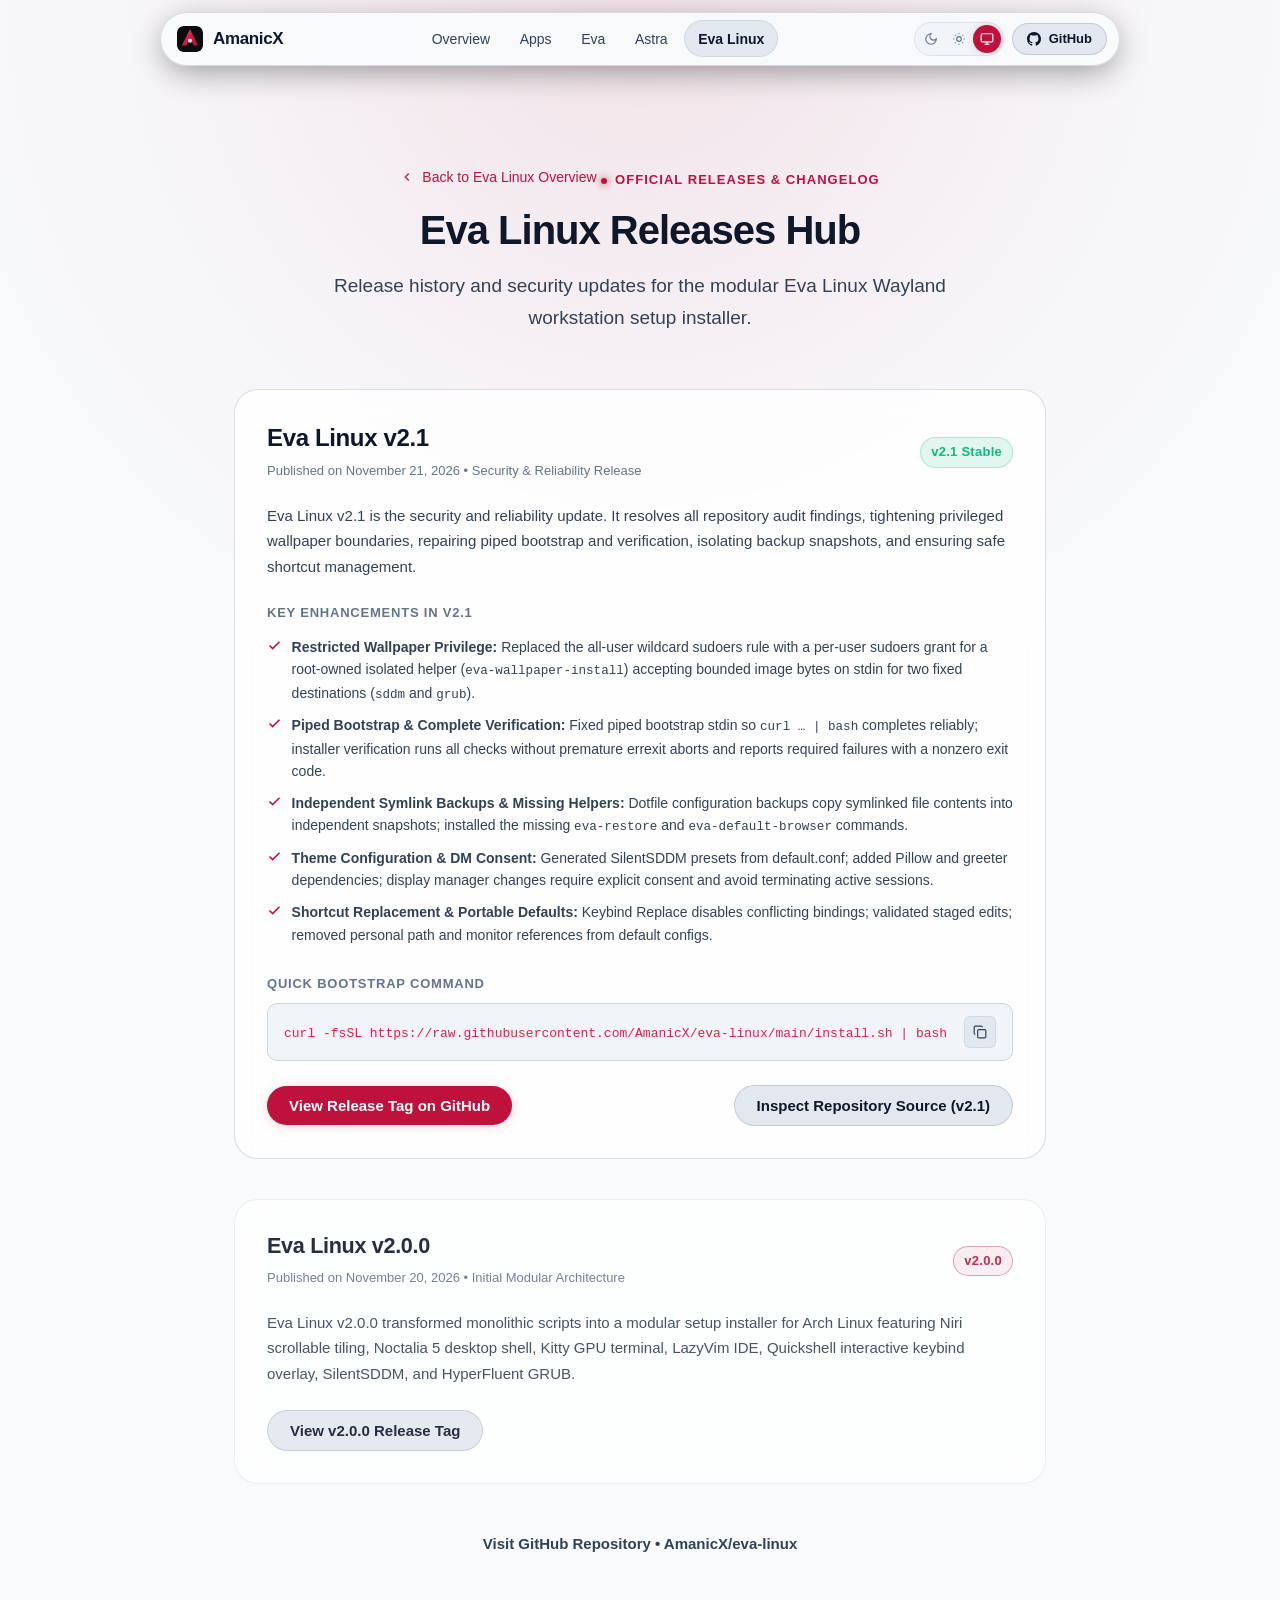
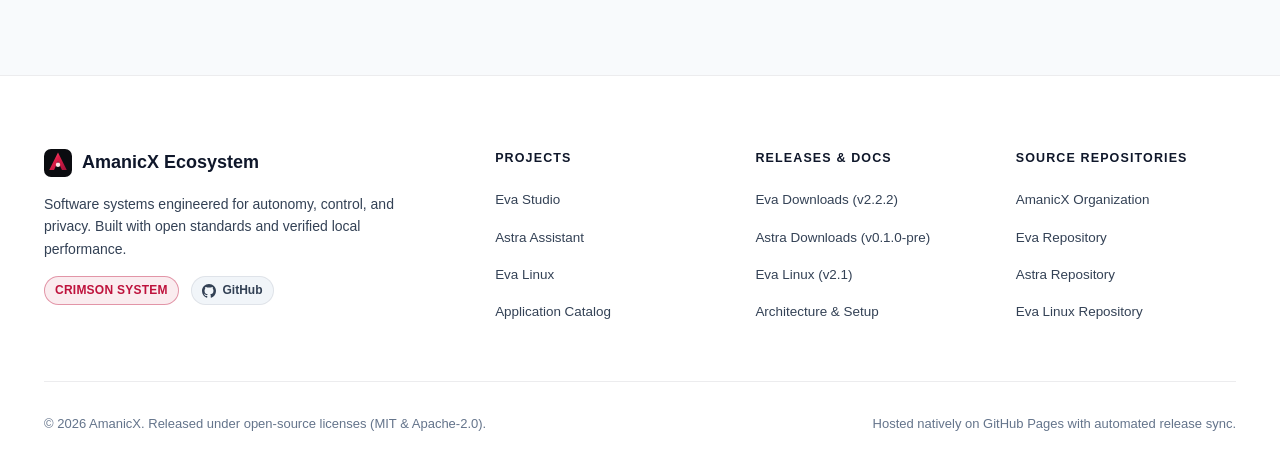
<file: releases/index.html>
<!doctype html>
<html lang="en" data-theme="dark">
<head>
  <meta charset="utf-8">
  <meta name="viewport" content="width=device-width, initial-scale=1, viewport-fit=cover">
  <title>Eva Linux Releases & Changelog | AmanicX</title>
  <meta name="description" content="Download and installation instructions for Eva Linux releases.">
  <link rel="canonical" href="https://amanicx.github.io/eva-linux/releases/">
  <meta name="theme-color" content="#0B0D12">

  <!-- OpenGraph -->
  <meta property="og:title" content="Eva Linux Releases & Changelog | AmanicX">
  <meta property="og:description" content="Download and installation instructions for Eva Linux releases.">
  <meta property="og:type" content="website">
  <meta property="og:url" content="https://amanicx.github.io/eva-linux/releases/">
  <meta property="og:image" content="https://amanicx.github.io/shared/assets/favicon.svg">
  <meta name="twitter:card" content="summary_large_image">
  <meta name="twitter:title" content="Eva Linux Releases & Changelog | AmanicX">
  <meta name="twitter:description" content="Download and installation instructions for Eva Linux releases.">
  <meta name="twitter:image" content="https://amanicx.github.io/shared/assets/favicon.svg">

  <!-- Favicon -->
  <link rel="icon" type="image/svg+xml" href="../../shared/assets/favicon.svg">

  <!-- Unified Stylesheets -->
  <link rel="stylesheet" href="../../shared/styles/design-system.css">
  <link rel="stylesheet" href="../../shared/styles/motion.css">

  <!-- Instant Theme Script (Zero-FOUC) -->
  <script>
    (function () {
      try {
        var theme = localStorage.getItem('amanicx_theme') || 'system';
        var effective = theme === 'system' ? (window.matchMedia('(prefers-color-scheme: dark)').matches ? 'dark' : 'light') : theme;
        document.documentElement.setAttribute('data-theme', effective);
        document.documentElement.setAttribute('data-theme-setting', theme);
      } catch (e) {}
    })();
  </script>
</head>
<body>
  <div id="scroll-progress"></div>

    <!-- Floating Pill Navigation (Nexora Inspired) -->
  <div class="nav-wrapper">
    <header class="nav-bar">
      <a href="../../" class="nav-brand" aria-label="AmanicX Ecosystem Home">
        <img class="nav-brand-mark" src="../../shared/assets/favicon.svg" alt="AmanicX" width="26" height="26">
        <span class="nav-brand-text">AmanicX</span>
      </a>

      <nav class="nav-links" aria-label="Main Navigation">
        <a href="../../" class="nav-link ">Overview</a>
        <a href="../../apps/" class="nav-link ">Apps</a>
        <a href="../../eva/" class="nav-link ">Eva</a>
        <a href="../../astra/" class="nav-link ">Astra</a>
        <a href="../../eva-linux/" class="nav-link active">Eva Linux</a>
      </nav>

      <div class="nav-controls">
        <div class="theme-switcher" role="group" aria-label="Theme mode switcher">
          <button class="theme-btn" data-mode="dark" title="Dark Theme" aria-label="Dark Theme">
            <svg width="14" height="14" viewBox="0 0 24 24" fill="none" stroke="currentColor" stroke-width="2"><path d="M12 3a6 6 0 0 0 9 9 9 9 0 1 1-9-9Z"/></svg>
          </button>
          <button class="theme-btn" data-mode="light" title="Light Theme" aria-label="Light Theme">
            <svg width="14" height="14" viewBox="0 0 24 24" fill="none" stroke="currentColor" stroke-width="2"><circle cx="12" cy="12" r="4"/><path d="M12 2v2"/><path d="M12 20v2"/><path d="m4.93 4.93 1.41 1.41"/><path d="m17.66 17.66 1.41 1.41"/><path d="M2 12h2"/><path d="M20 12h2"/><path d="m6.34 17.66-1.41 1.41"/><path d="m19.07 4.93-1.41 1.41"/></svg>
          </button>
          <button class="theme-btn" data-mode="system" title="System Theme" aria-label="System Theme">
            <svg width="14" height="14" viewBox="0 0 24 24" fill="none" stroke="currentColor" stroke-width="2"><rect width="20" height="14" x="2" y="3" rx="2"/><line x1="8" x2="16" y1="21" y2="21"/><line x1="12" x2="12" y1="17" y2="21"/></svg>
          </button>
        </div>

        <a href="https://github.com/AmanicX" target="_blank" rel="noopener noreferrer" class="btn btn-sm btn-secondary nav-github" aria-label="GitHub Profile">
          <svg width="14" height="14" viewBox="0 0 24 24" fill="currentColor"><path d="M12 0c-6.626 0-12 5.373-12 12 0 5.302 3.438 9.8 8.207 11.387.599.111.793-.261.793-.577v-2.234c-3.338.726-4.033-1.416-4.033-1.416-.546-1.387-1.333-1.756-1.333-1.756-1.089-.745.083-.729.083-.729 1.205.084 1.839 1.237 1.839 1.237 1.07 1.834 2.807 1.304 3.492.997.107-.775.418-1.305.762-1.604-2.665-.305-5.467-1.334-5.467-5.931 0-1.311.469-2.381 1.236-3.221-.124-.303-.535-1.524.117-3.176 0 0 1.008-.322 3.301 1.23.957-.266 1.983-.399 3.003-.404 1.02.005 2.047.138 3.006.404 2.291-1.552 3.297-1.23 3.297-1.23.653 1.653.242 2.874.118 3.176.77.84 1.235 1.911 1.235 3.221 0 4.609-2.807 5.624-5.479 5.921.43.372.823 1.102.823 2.222v3.293c0 .319.192.694.801.576 4.765-1.589 8.199-6.086 8.199-11.386 0-6.627-5.373-12-12-12z"/></svg>
          <span>GitHub</span>
        </a>

        <!-- Mobile Navigation Hamburger Toggle Button -->
        <button type="button" class="nav-toggle-btn" aria-label="Toggle mobile menu" aria-expanded="false" aria-controls="mobile-nav-drawer">
          <span class="nav-toggle-icon">
            <span class="bar bar-1"></span>
            <span class="bar bar-2"></span>
            <span class="bar bar-3"></span>
          </span>
        </button>
      </div>
    </header>

    <!-- Full-Screen Glassmorphic Mobile Drawer -->
    <div id="mobile-nav-drawer" class="mobile-drawer" role="dialog" aria-modal="true" aria-label="Mobile Navigation" hidden>
      <div class="mobile-drawer-backdrop" data-action="close-menu"></div>
      <div class="mobile-drawer-content">
        <div class="mobile-drawer-header">
          <div class="nav-brand">
            <img class="nav-brand-mark" src="../../shared/assets/favicon.svg" alt="AmanicX" width="24" height="24">
            <span class="nav-brand-text">AmanicX</span>
          </div>
          <div class="mobile-drawer-header-actions">
            <div class="theme-switcher" role="group" aria-label="Theme mode switcher">
              <button class="theme-btn" data-mode="dark" title="Dark Theme" aria-label="Dark Theme">
                <svg width="14" height="14" viewBox="0 0 24 24" fill="none" stroke="currentColor" stroke-width="2"><path d="M12 3a6 6 0 0 0 9 9 9 9 0 1 1-9-9Z"/></svg>
              </button>
              <button class="theme-btn" data-mode="light" title="Light Theme" aria-label="Light Theme">
                <svg width="14" height="14" viewBox="0 0 24 24" fill="none" stroke="currentColor" stroke-width="2"><circle cx="12" cy="12" r="4"/><path d="M12 2v2"/><path d="M12 20v2"/><path d="m4.93 4.93 1.41 1.41"/><path d="m17.66 17.66 1.41 1.41"/><path d="M2 12h2"/><path d="M20 12h2"/><path d="m6.34 17.66-1.41 1.41"/><path d="m19.07 4.93-1.41 1.41"/></svg>
              </button>
              <button class="theme-btn" data-mode="system" title="System Theme" aria-label="System Theme">
                <svg width="14" height="14" viewBox="0 0 24 24" fill="none" stroke="currentColor" stroke-width="2"><rect width="20" height="14" x="2" y="3" rx="2"/><line x1="8" x2="16" y1="21" y2="21"/><line x1="12" x2="12" y1="17" y2="21"/></svg>
              </button>
            </div>
            <button type="button" class="mobile-drawer-close" aria-label="Close navigation" data-action="close-menu">
              <svg width="20" height="20" viewBox="0 0 24 24" fill="none" stroke="currentColor" stroke-width="2.5"><line x1="18" y1="6" x2="6" y2="18"/><line x1="6" y1="6" x2="18" y2="18"/></svg>
            </button>
          </div>
        </div>

        <div class="mobile-drawer-body">
          <div class="mobile-drawer-section-label">ECOSYSTEM DIRECTORY</div>
          <nav class="mobile-nav-links">
            <a href="../../" class="mobile-nav-link ">
              <div class="mobile-nav-icon">
                <svg width="18" height="18" viewBox="0 0 24 24" fill="none" stroke="currentColor" stroke-width="2"><path d="m3 9 9-7 9 7v11a2 2 0 0 1-2 2H5a2 2 0 0 1-2-2z"/><polyline points="9 22 9 12 15 12 15 22"/></svg>
              </div>
              <div class="mobile-nav-text">
                <span class="mobile-nav-title">Overview</span>
                <span class="mobile-nav-desc">Flagship hub and software ecosystem</span>
              </div>
              <svg class="mobile-nav-chevron" width="16" height="16" viewBox="0 0 24 24" fill="none" stroke="currentColor" stroke-width="2.5"><path d="m9 18 6-6-6-6"/></svg>
            </a>

            <a href="../../apps/" class="mobile-nav-link ">
              <div class="mobile-nav-icon">
                <svg width="18" height="18" viewBox="0 0 24 24" fill="none" stroke="currentColor" stroke-width="2"><rect width="7" height="7" x="3" y="3" rx="1"/><rect width="7" height="7" x="14" y="3" rx="1"/><rect width="7" height="7" x="14" y="14" rx="1"/><rect width="7" height="7" x="3" y="14" rx="1"/></svg>
              </div>
              <div class="mobile-nav-text">
                <span class="mobile-nav-title">Application Catalog</span>
                <span class="mobile-nav-desc">Searchable registry and platform assets</span>
              </div>
              <svg class="mobile-nav-chevron" width="16" height="16" viewBox="0 0 24 24" fill="none" stroke="currentColor" stroke-width="2.5"><path d="m9 18 6-6-6-6"/></svg>
            </a>

            <a href="../../eva/" class="mobile-nav-link ">
              <div class="mobile-nav-icon">
                <svg width="18" height="18" viewBox="0 0 24 24" fill="none" stroke="currentColor" stroke-width="2"><path d="M21 15a2 2 0 0 1-2 2H7l-4 4V5a2 2 0 0 1 2-2h14a2 2 0 0 1 2 2z"/></svg>
              </div>
              <div class="mobile-nav-text">
                <span class="mobile-nav-title">Eva AI Studio</span>
                <span class="mobile-nav-desc">Private AI character conversation canvas</span>
              </div>
              <svg class="mobile-nav-chevron" width="16" height="16" viewBox="0 0 24 24" fill="none" stroke="currentColor" stroke-width="2.5"><path d="m9 18 6-6-6-6"/></svg>
            </a>

            <a href="../../astra/" class="mobile-nav-link ">
              <div class="mobile-nav-icon">
                <svg width="18" height="18" viewBox="0 0 24 24" fill="none" stroke="currentColor" stroke-width="2"><circle cx="12" cy="12" r="10"/><path d="m10 15 5-3-5-3v6Z"/></svg>
              </div>
              <div class="mobile-nav-text">
                <span class="mobile-nav-title">Astra Assistant</span>
                <span class="mobile-nav-desc">Permission-gated desktop automation</span>
              </div>
              <svg class="mobile-nav-chevron" width="16" height="16" viewBox="0 0 24 24" fill="none" stroke="currentColor" stroke-width="2.5"><path d="m9 18 6-6-6-6"/></svg>
            </a>

            <a href="../../eva-linux/" class="mobile-nav-link active">
              <div class="mobile-nav-icon">
                <svg width="18" height="18" viewBox="0 0 24 24" fill="none" stroke="currentColor" stroke-width="2"><rect width="20" height="14" x="2" y="3" rx="2"/><line x1="8" x2="16" y1="21" y2="21"/><line x1="12" x2="12" y1="17" y2="21"/></svg>
              </div>
              <div class="mobile-nav-text">
                <span class="mobile-nav-title">Eva Linux</span>
                <span class="mobile-nav-desc">Curated Arch Linux Wayland workstation</span>
              </div>
              <svg class="mobile-nav-chevron" width="16" height="16" viewBox="0 0 24 24" fill="none" stroke="currentColor" stroke-width="2.5"><path d="m9 18 6-6-6-6"/></svg>
            </a>
          </nav>

          <div class="mobile-drawer-section-label" style="margin-top:1.25rem;">QUICK ACTIONS</div>
          <div class="mobile-drawer-actions">
            <a href="https://github.com/AmanicX" target="_blank" rel="noopener noreferrer" class="btn btn-secondary mobile-action-btn">
              <svg width="16" height="16" viewBox="0 0 24 24" fill="currentColor"><path d="M12 0c-6.626 0-12 5.373-12 12 0 5.302 3.438 9.8 8.207 11.387.599.111.793-.261.793-.577v-2.234c-3.338.726-4.033-1.416-4.033-1.416-.546-1.387-1.333-1.756-1.333-1.756-1.089-.745.083-.729.083-.729 1.205.084 1.839 1.237 1.839 1.237 1.07 1.834 2.807 1.304 3.492.997.107-.775.418-1.305.762-1.604-2.665-.305-5.467-1.334-5.467-5.931 0-1.311.469-2.381 1.236-3.221-.124-.303-.535-1.524.117-3.176 0 0 1.008-.322 3.301 1.23.957-.266 1.983-.399 3.003-.404 1.02.005 2.047.138 3.006.404 2.291-1.552 3.297-1.23 3.297-1.23.653 1.653.242 2.874.118 3.176.77.84 1.235 1.911 1.235 3.221 0 4.609-2.807 5.624-5.479 5.921.43.372.823 1.102.823 2.222v3.293c0 .319.192.694.801.576 4.765-1.589 8.199-6.086 8.199-11.386 0-6.627-5.373-12-12-12z"/></svg>
              <span>GitHub Organization Profile</span>
            </a>
          </div>

          <div class="mobile-drawer-footer">
            <span class="badge badge-dev">AMANICX ECOSYSTEM</span>
            <span style="font-size:0.75rem; color:var(--text-muted);">v2.2 &bull; Open Source</span>
          </div>
        </div>
      </div>
    </div>
  </div>


  <section class="section-lg">
    <div class="container container-narrow">
      <div style="text-align:center; margin-bottom:3.5rem;">
        <a href="../" style="display:inline-flex; align-items:center; gap:0.5rem; font-size:0.875rem; color:var(--accent-primary); margin-bottom:1rem;">
          <svg width="14" height="14" viewBox="0 0 24 24" fill="none" stroke="currentColor" stroke-width="2"><path d="m15 18-6-6 6-6"/></svg>
          Back to Eva Linux Overview
        </a>
        <div class="eyebrow reveal">OFFICIAL RELEASES &amp; CHANGELOG</div>
        <h1 class="title-section reveal delay-100" style="margin-bottom:1rem;">Eva Linux Releases Hub</h1>
        <p class="lead reveal delay-200" style="margin:0 auto; max-width:680px;">
          Release history and security updates for the modular Eva Linux Wayland workstation setup installer.
        </p>
      </div>

      <!-- Release v2.1 Stable Card -->
      <div class="card card-glass" style="margin-bottom:2.5rem; border:1px solid var(--border-medium);">
        <div style="display:flex; justify-content:space-between; align-items:center; flex-wrap:wrap; gap:0.75rem; margin-bottom:1.25rem;">
          <div>
            <h2 class="title-card" style="font-size:1.5rem; margin-bottom:0.25rem;">Eva Linux v2.1</h2>
            <span style="font-size:0.8125rem; color:var(--text-muted);">Published on November 21, 2026 &bull; Security &amp; Reliability Release</span>
          </div>
          <span class="badge badge-stable" style="font-size:0.8125rem;">v2.1 Stable</span>
        </div>

        <p style="font-size:0.9375rem; color:var(--text-secondary); line-height:1.7; margin-bottom:1.5rem;">
          Eva Linux v2.1 is the security and reliability update. It resolves all repository audit findings, tightening privileged wallpaper boundaries, repairing piped bootstrap and verification, isolating backup snapshots, and ensuring safe shortcut management.
        </p>

        <div style="font-size:0.8125rem; font-weight:700; color:var(--text-muted); text-transform:uppercase; letter-spacing:0.06em; margin-bottom:0.75rem;">Key Enhancements in v2.1</div>
        <ul style="list-style:none; display:flex; flex-direction:column; gap:0.6rem; font-size:0.875rem; color:var(--text-secondary); margin-bottom:1.75rem;">
          <li style="display:flex; align-items:flex-start; gap:0.6rem;">
            <svg width="15" height="15" viewBox="0 0 24 24" fill="none" stroke="var(--accent-primary)" stroke-width="2.5" style="margin-top:2px; flex-shrink:0;"><polyline points="20 6 9 17 4 12"/></svg>
            <span><strong>Restricted Wallpaper Privilege:</strong> Replaced the all-user wildcard sudoers rule with a per-user sudoers grant for a root-owned isolated helper (<code>eva-wallpaper-install</code>) accepting bounded image bytes on stdin for two fixed destinations (<code>sddm</code> and <code>grub</code>).</span>
          </li>
          <li style="display:flex; align-items:flex-start; gap:0.6rem;">
            <svg width="15" height="15" viewBox="0 0 24 24" fill="none" stroke="var(--accent-primary)" stroke-width="2.5" style="margin-top:2px; flex-shrink:0;"><polyline points="20 6 9 17 4 12"/></svg>
            <span><strong>Piped Bootstrap &amp; Complete Verification:</strong> Fixed piped bootstrap stdin so <code>curl … | bash</code> completes reliably; installer verification runs all checks without premature errexit aborts and reports required failures with a nonzero exit code.</span>
          </li>
          <li style="display:flex; align-items:flex-start; gap:0.6rem;">
            <svg width="15" height="15" viewBox="0 0 24 24" fill="none" stroke="var(--accent-primary)" stroke-width="2.5" style="margin-top:2px; flex-shrink:0;"><polyline points="20 6 9 17 4 12"/></svg>
            <span><strong>Independent Symlink Backups &amp; Missing Helpers:</strong> Dotfile configuration backups copy symlinked file contents into independent snapshots; installed the missing <code>eva-restore</code> and <code>eva-default-browser</code> commands.</span>
          </li>
          <li style="display:flex; align-items:flex-start; gap:0.6rem;">
            <svg width="15" height="15" viewBox="0 0 24 24" fill="none" stroke="var(--accent-primary)" stroke-width="2.5" style="margin-top:2px; flex-shrink:0;"><polyline points="20 6 9 17 4 12"/></svg>
            <span><strong>Theme Configuration &amp; DM Consent:</strong> Generated SilentSDDM presets from default.conf; added Pillow and greeter dependencies; display manager changes require explicit consent and avoid terminating active sessions.</span>
          </li>
          <li style="display:flex; align-items:flex-start; gap:0.6rem;">
            <svg width="15" height="15" viewBox="0 0 24 24" fill="none" stroke="var(--accent-primary)" stroke-width="2.5" style="margin-top:2px; flex-shrink:0;"><polyline points="20 6 9 17 4 12"/></svg>
            <span><strong>Shortcut Replacement &amp; Portable Defaults:</strong> Keybind Replace disables conflicting bindings; validated staged edits; removed personal path and monitor references from default configs.</span>
          </li>
        </ul>

        <div style="font-size:0.8125rem; font-weight:700; color:var(--text-muted); text-transform:uppercase; letter-spacing:0.06em; margin-bottom:0.5rem;">Quick Bootstrap Command</div>
        <div class="cmd-box" style="margin-bottom:1.5rem;">
          <div class="cmd-box-scroll">
            <code>curl -fsSL https://raw.githubusercontent.com/AmanicX/eva-linux/main/install.sh | bash</code>
          </div>
          <button class="copy-btn" data-copy-text="curl -fsSL https://raw.githubusercontent.com/AmanicX/eva-linux/main/install.sh | bash" title="Copy command">
            <svg width="14" height="14" viewBox="0 0 24 24" fill="none" stroke="currentColor" stroke-width="2"><rect width="14" height="14" x="8" y="8" rx="2" ry="2"/><path d="M4 16c-1.1 0-2-.9-2-2V4c0-1.1.9-2 2-2h10c1.1 0 2 .9 2 2"/></svg>
          </button>
        </div>

        <div style="display:flex; justify-content:space-between; align-items:center; flex-wrap:wrap; gap:1rem;">
          <a href="https://github.com/AmanicX/eva-linux/releases/tag/v2.1" target="_blank" rel="noopener noreferrer" class="btn btn-primary">
            View Release Tag on GitHub
          </a>
          <a href="https://github.com/AmanicX/eva-linux/tree/v2.1" target="_blank" rel="noopener noreferrer" class="btn btn-secondary">
            Inspect Repository Source (v2.1)
          </a>
        </div>
      </div>

      <!-- Release v2.0.0 Card -->
      <div class="card card-glass" style="margin-bottom:2.5rem; border:1px solid var(--border-subtle); opacity:0.9;">
        <div style="display:flex; justify-content:space-between; align-items:center; flex-wrap:wrap; gap:0.75rem; margin-bottom:1.25rem;">
          <div>
            <h2 class="title-card" style="font-size:1.35rem; margin-bottom:0.25rem;">Eva Linux v2.0.0</h2>
            <span style="font-size:0.8125rem; color:var(--text-muted);">Published on November 20, 2026 &bull; Initial Modular Architecture</span>
          </div>
          <span class="badge badge-dev" style="font-size:0.8125rem;">v2.0.0</span>
        </div>

        <p style="font-size:0.9375rem; color:var(--text-secondary); line-height:1.7; margin-bottom:1.5rem;">
          Eva Linux v2.0.0 transformed monolithic scripts into a modular setup installer for Arch Linux featuring Niri scrollable tiling, Noctalia 5 desktop shell, Kitty GPU terminal, LazyVim IDE, Quickshell interactive keybind overlay, SilentSDDM, and HyperFluent GRUB.
        </p>

        <div style="display:flex; justify-content:space-between; align-items:center; flex-wrap:wrap; gap:1rem;">
          <a href="https://github.com/AmanicX/eva-linux/releases/tag/v2.0.0" target="_blank" rel="noopener noreferrer" class="btn btn-secondary">
            View v2.0.0 Release Tag
          </a>
        </div>
      </div>

      <div style="text-align:center;">
        <a href="https://github.com/AmanicX/eva-linux" target="_blank" rel="noopener noreferrer" class="btn btn-ghost">
          Visit GitHub Repository &bull; AmanicX/eva-linux
        </a>
      </div>
    </div>
  </section>

    <!-- Unified Responsive Ecosystem Footer -->
  <footer class="footer">
    <div class="container">
      <div class="footer-top">
        <div class="footer-brand">
          <a href="../../" class="footer-brand-header" aria-label="AmanicX Ecosystem Home">
            <img src="../../shared/assets/favicon.svg" alt="AmanicX" width="28" height="28">
            <span class="footer-brand-title">AmanicX Ecosystem</span>
          </a>
          <p class="footer-brand-desc">
            Software systems engineered for autonomy, control, and privacy. Built with open standards and verified local performance.
          </p>
          <div class="footer-brand-badges">
            <span class="badge badge-dev">CRIMSON SYSTEM</span>
            <a href="https://github.com/AmanicX" target="_blank" rel="noopener noreferrer" class="footer-social-link" aria-label="GitHub Organization Profile">
              <svg width="14" height="14" viewBox="0 0 24 24" fill="currentColor"><path d="M12 0c-6.626 0-12 5.373-12 12 0 5.302 3.438 9.8 8.207 11.387.599.111.793-.261.793-.577v-2.234c-3.338.726-4.033-1.416-4.033-1.416-.546-1.387-1.333-1.756-1.333-1.756-1.089-.745.083-.729.083-.729 1.205.084 1.839 1.237 1.839 1.237 1.07 1.834 2.807 1.304 3.492.997.107-.775.418-1.305.762-1.604-2.665-.305-5.467-1.334-5.467-5.931 0-1.311.469-2.381 1.236-3.221-.124-.303-.535-1.524.117-3.176 0 0 1.008-.322 3.301 1.23.957-.266 1.983-.399 3.003-.404 1.02.005 2.047.138 3.006.404 2.291-1.552 3.297-1.23 3.297-1.23.653 1.653.242 2.874.118 3.176.77.84 1.235 1.911 1.235 3.221 0 4.609-2.807 5.624-5.479 5.921.43.372.823 1.102.823 2.222v3.293c0 .319.192.694.801.576 4.765-1.589 8.199-6.086 8.199-11.386 0-6.627-5.373-12-12-12z"/></svg>
              <span>GitHub</span>
            </a>
          </div>
        </div>

        <div class="footer-nav-groups">
          <div class="footer-nav-col">
            <div class="footer-title">Projects</div>
            <ul class="footer-links">
              <li><a href="../../eva/">Eva Studio</a></li>
              <li><a href="../../astra/">Astra Assistant</a></li>
              <li><a href="../../eva-linux/">Eva Linux</a></li>
              <li><a href="../../apps/">Application Catalog</a></li>
            </ul>
          </div>

          <div class="footer-nav-col">
            <div class="footer-title">Releases & Docs</div>
            <ul class="footer-links">
              <li><a href="../../eva/releases/">Eva Downloads (v2.2.2)</a></li>
              <li><a href="../../astra/releases/">Astra Downloads (v0.1.0-pre)</a></li>
              <li><a href="../../eva-linux/releases/">Eva Linux (v2.1)</a></li>
              <li><a href="../../eva-linux/catalog/">Architecture & Setup</a></li>
            </ul>
          </div>

          <div class="footer-nav-col">
            <div class="footer-title">Source Repositories</div>
            <ul class="footer-links">
              <li><a href="https://github.com/AmanicX" target="_blank" rel="noopener noreferrer">AmanicX Organization</a></li>
              <li><a href="https://github.com/AmanicX/eva" target="_blank" rel="noopener noreferrer">Eva Repository</a></li>
              <li><a href="https://github.com/AmanicX/astra" target="_blank" rel="noopener noreferrer">Astra Repository</a></li>
              <li><a href="https://github.com/AmanicX/eva-linux" target="_blank" rel="noopener noreferrer">Eva Linux Repository</a></li>
            </ul>
          </div>
        </div>
      </div>

      <div class="footer-bottom">
        <div class="footer-copyright">&copy; 2026 AmanicX. Released under open-source licenses (MIT & Apache-2.0).</div>
        <div class="footer-meta">Hosted natively on GitHub Pages with automated release sync.</div>
      </div>
    </div>
  </footer>

  <!-- Scripts -->
  <script src="../../shared/scripts/theme.js"></script>
  <script src="../../shared/scripts/motion.js"></script>
  <script src="../../shared/scripts/ecosystem-client.js"></script>
</body>
</html>
</file>
<file: shared/styles/design-system.css>
/* ==========================================================================
   AMANICX UNIFIED DESIGN SYSTEM - CRIMSON CORE
   ========================================================================== */

:root {
  /* Brand Crimson Palette */
  --crimson-50: #FFF1F2;
  --crimson-100: #FFE4E6;
  --crimson-200: #FECDD3;
  --crimson-300: #FDA4AF;
  --crimson-400: #FB7185;
  --crimson-500: #F43F5E;
  --crimson-600: #E11D48; /* Core Brand Primary */
  --crimson-700: #BE123C;
  --crimson-800: #9F1239;
  --crimson-900: #881337;
  --crimson-950: #4C0519;

  /* Typography */
  --font-sans: -apple-system, BlinkMacSystemFont, "Segoe UI", Roboto, "Inter", "Helvetica Neue", Arial, sans-serif;
  --font-mono: ui-monospace, "SF Mono", "JetBrains Mono", Menlo, Consolas, monospace;

  /* Elevation & Radii */
  --radius-sm: 6px;
  --radius-md: 10px;
  --radius-lg: 16px;
  --radius-xl: 24px;
  --radius-full: 9999px;

  /* Transitions */
  --ease-out-cubic: cubic-bezier(0.215, 0.61, 0.355, 1);
  --ease-in-out-cubic: cubic-bezier(0.645, 0.045, 0.355, 1);
  --duration-fast: 150ms;
  --duration-base: 250ms;
  --duration-slow: 400ms;
}

/* --------------------------------------------------------------------------
   DARK THEME (Default)
   -------------------------------------------------------------------------- */
:root,
[data-theme="dark"] {
  --bg-root: #060709;
  --bg-surface-0: #0B0D12;
  --bg-surface-1: #10131A;
  --bg-surface-2: #161A24;
  --bg-surface-3: #1D2331;
  --bg-surface-glass: rgba(16, 19, 26, 0.72);
  --bg-surface-glass-heavy: rgba(11, 13, 18, 0.88);

  --border-subtle: rgba(255, 255, 255, 0.07);
  --border-medium: rgba(255, 255, 255, 0.12);
  --border-strong: rgba(255, 255, 255, 0.2);
  --border-accent: rgba(225, 29, 72, 0.35);

  --text-primary: #F8FAFC;
  --text-secondary: #94A3B8;
  --text-muted: #64748B;
  --text-inverse: #0B0D12;

  --accent-primary: #E11D48;
  --accent-hover: #FB7185;
  --accent-active: #BE123C;
  --accent-surface: rgba(225, 29, 72, 0.12);
  --accent-surface-hover: rgba(225, 29, 72, 0.2);
  --accent-glow: rgba(225, 29, 72, 0.28);
  --accent-border: rgba(225, 29, 72, 0.3);

  --glow-ember: radial-gradient(circle at 50% 0%, rgba(225, 29, 72, 0.18) 0%, rgba(225, 29, 72, 0.03) 50%, transparent 75%);
  --shadow-card: 0 4px 20px -2px rgba(0, 0, 0, 0.5), 0 0 1px 1px rgba(255, 255, 255, 0.05);
  --shadow-elevation: 0 16px 40px -10px rgba(0, 0, 0, 0.7), 0 0 1px 1px rgba(225, 29, 72, 0.15);
}

/* --------------------------------------------------------------------------
   LIGHT THEME (Genuine Neutral White / Cool Slate, No Yellow/Beige)
   -------------------------------------------------------------------------- */
[data-theme="light"] {
  --bg-root: #F8FAFC;
  --bg-surface-0: #FFFFFF;
  --bg-surface-1: #F1F5F9;
  --bg-surface-2: #E2E8F0;
  --bg-surface-3: #CBD5E1;
  --bg-surface-glass: rgba(255, 255, 255, 0.82);
  --bg-surface-glass-heavy: rgba(248, 250, 252, 0.94);

  --border-subtle: rgba(15, 23, 42, 0.08);
  --border-medium: rgba(15, 23, 42, 0.14);
  --border-strong: rgba(15, 23, 42, 0.24);
  --border-accent: rgba(190, 18, 60, 0.4);

  --text-primary: #0F172A;
  --text-secondary: #334155;
  --text-muted: #64748B;
  --text-inverse: #FFFFFF;

  --accent-primary: #BE123C;
  --accent-hover: #E11D48;
  --accent-active: #9F1239;
  --accent-surface: rgba(190, 18, 60, 0.08);
  --accent-surface-hover: rgba(190, 18, 60, 0.14);
  --accent-glow: rgba(190, 18, 60, 0.15);
  --accent-border: rgba(190, 18, 60, 0.25);

  --glow-ember: radial-gradient(circle at 50% 0%, rgba(190, 18, 60, 0.1) 0%, rgba(190, 18, 60, 0.02) 45%, transparent 70%);
  --shadow-card: 0 4px 18px -2px rgba(15, 23, 42, 0.08), 0 0 1px 1px rgba(15, 23, 42, 0.04);
  --shadow-elevation: 0 16px 36px -8px rgba(15, 23, 42, 0.12), 0 0 1px 1px rgba(190, 18, 60, 0.1);
}

/* --------------------------------------------------------------------------
   BASE STYLES & RESET
   -------------------------------------------------------------------------- */
*, *::before, *::after {
  box-sizing: border-box;
  margin: 0;
  padding: 0;
}

html {
  font-family: var(--font-sans);
  background-color: var(--bg-root);
  color: var(--text-primary);
  line-height: 1.6;
  -webkit-font-smoothing: antialiased;
  -moz-osx-font-smoothing: grayscale;
  scroll-behavior: smooth;
  text-rendering: optimizeLegibility;
  overflow-x: hidden;
  scrollbar-width: thin;
  scrollbar-color: #232838 #060709;
}

body {
  min-height: 100vh;
  display: flex;
  flex-direction: column;
  overflow-x: hidden;
  max-width: 100vw;
  position: relative;
  background-color: var(--bg-root);
  background-image: var(--glow-ember);
  background-repeat: no-repeat;
  background-position: top center;
  background-size: 100% 900px;
}

/* ==========================================================================
   CUSTOM UNIFIED SCROLLBAR (Dark Obsidian & Slate with Crimson Accent)
   ========================================================================== */
::-webkit-scrollbar {
  width: 10px;
  height: 8px;
}

::-webkit-scrollbar-track {
  background: #060709;
}

::-webkit-scrollbar-thumb {
  background: #232838;
  border-radius: var(--radius-full);
  border: 2px solid #060709;
  transition: background 0.2s ease;
}

::-webkit-scrollbar-thumb:hover {
  background: var(--accent-primary);
}

[data-theme="light"] html {
  scrollbar-color: #CBD5E1 #F8FAFC;
}

[data-theme="light"] ::-webkit-scrollbar-track {
  background: #F8FAFC;
}

[data-theme="light"] ::-webkit-scrollbar-thumb {
  background: #CBD5E1;
  border: 2px solid #F8FAFC;
}

[data-theme="light"] ::-webkit-scrollbar-thumb:hover {
  background: var(--accent-primary);
}

a {
  color: inherit;
  text-decoration: none;
}

img, svg {
  display: block;
  max-width: 100%;
}

button, input, select, textarea {
  font: inherit;
  color: inherit;
  background: none;
  border: none;
}

code, pre {
  font-family: var(--font-mono);
  font-size: 0.9em;
}

kbd {
  display: inline-block;
  padding: 0.2rem 0.5rem;
  font-family: var(--font-mono);
  font-size: 0.8rem;
  background: var(--bg-surface-3);
  border: 1px solid var(--border-medium);
  border-radius: var(--radius-sm);
  color: var(--text-primary);
  box-shadow: 0 1px 2px rgba(0,0,0,0.4);
  white-space: nowrap;
}

.keybind-pill {
  display: inline-flex;
  align-items: center;
  gap: 0.25rem;
  flex-shrink: 0;
  white-space: nowrap;
  background: var(--bg-surface-3);
  border: 1px solid var(--border-medium);
  border-radius: var(--radius-sm);
  padding: 0.25rem 0.5rem;
  box-shadow: 0 1px 3px rgba(0, 0, 0, 0.25);
}

.keybind-pill kbd {
  padding: 0.15rem 0.45rem;
  font-family: var(--font-mono);
  font-size: 0.75rem;
  font-weight: 600;
  background: var(--bg-surface-1);
  border: 1px solid var(--border-subtle);
  color: var(--text-primary);
  box-shadow: 0 1px 2px rgba(0, 0, 0, 0.2);
  line-height: 1.2;
}

.keybind-pill .pill-sep {
  color: var(--text-muted);
  font-size: 0.75rem;
  font-weight: 600;
  user-select: none;
  padding: 0 1px;
}

.preview-caption {
  padding: 0.875rem 1.25rem;
  font-size: 0.875rem;
  color: var(--text-secondary);
  border-top: 1px solid var(--border-subtle);
  display: flex;
  justify-content: space-between;
  align-items: center;
  gap: 0.75rem;
  background: var(--bg-surface-1);
}

@media (max-width: 540px) {
  .preview-caption {
    flex-direction: column;
    align-items: flex-start;
    gap: 0.625rem;
    padding: 0.75rem 1rem;
  }
  .keybind-pill {
    align-self: flex-start;
  }
}

.tabular {
  font-variant-numeric: tabular-nums;
}

/* --------------------------------------------------------------------------
   LAYOUT & CONTAINER
   -------------------------------------------------------------------------- */
.container {
  width: 100%;
  max-width: 1240px;
  margin: 0 auto;
  padding: 0 1.5rem;
}

.container-wide {
  width: 100%;
  max-width: 1400px;
  margin: 0 auto;
  padding: 0 1.5rem;
}

.container-narrow {
  width: 100%;
  max-width: 860px;
  margin: 0 auto;
  padding: 0 1.5rem;
}

.section {
  padding: 5.5rem 0;
  position: relative;
}

.section-lg {
  padding: 7rem 0;
  position: relative;
}

/* Responsive spacing */
@media (max-width: 860px) {
  .section {
    padding: 4rem 0;
  }
  .section-lg {
    padding: 5rem 0;
  }
}

@media (max-width: 640px) {
  .container,
  .container-wide,
  .container-narrow {
    padding: 0 1rem;
  }
  .section {
    padding: 3.25rem 0;
  }
  .section-lg {
    padding: 4rem 0;
  }
}

@media (max-width: 380px) {
  .container,
  .container-wide,
  .container-narrow {
    padding: 0 0.75rem;
  }
  .section {
    padding: 2.75rem 0;
  }
  .section-lg {
    padding: 3.25rem 0;
  }
}

/* --------------------------------------------------------------------------
   TYPOGRAPHY
   -------------------------------------------------------------------------- */
.eyebrow {
  display: inline-flex;
  align-items: center;
  gap: 0.5rem;
  font-size: 0.8125rem;
  font-weight: 600;
  text-transform: uppercase;
  letter-spacing: 0.08em;
  color: var(--accent-primary);
  margin-bottom: 1rem;
}

.eyebrow::before {
  content: "";
  display: inline-block;
  width: 6px;
  height: 6px;
  border-radius: var(--radius-full);
  background-color: var(--accent-primary);
  box-shadow: 0 0 8px var(--accent-primary);
}

.title-display {
  font-size: clamp(1.85rem, 5.5vw + 0.2rem, 4.25rem);
  font-weight: 700;
  line-height: 1.1;
  letter-spacing: -0.035em;
  color: var(--text-primary);
  overflow-wrap: break-word;
}

.title-section {
  font-size: clamp(1.45rem, 3.2vw + 0.3rem, 2.5rem);
  font-weight: 700;
  line-height: 1.18;
  letter-spacing: -0.025em;
  color: var(--text-primary);
  overflow-wrap: break-word;
}

.title-card {
  font-size: clamp(1.125rem, 1.8vw, 1.35rem);
  font-weight: 600;
  line-height: 1.3;
  letter-spacing: -0.015em;
  color: var(--text-primary);
  overflow-wrap: break-word;
}

.lead {
  font-size: clamp(0.9375rem, 1.2vw + 0.4rem, 1.1875rem);
  color: var(--text-secondary);
  line-height: 1.65;
  max-width: 680px;
}

/* --------------------------------------------------------------------------
   BUTTONS & CTAS
   -------------------------------------------------------------------------- */
.btn {
  display: inline-flex;
  align-items: center;
  justify-content: center;
  gap: 0.5rem;
  padding: 0.75rem 1.375rem;
  border-radius: var(--radius-full);
  font-size: 0.9375rem;
  font-weight: 600;
  line-height: 1;
  cursor: pointer;
  transition: all var(--duration-base) var(--ease-out-cubic);
  white-space: nowrap;
  user-select: none;
}

.btn-primary {
  background: var(--accent-primary);
  color: #FFFFFF;
  box-shadow: 0 2px 12px var(--accent-glow);
}

.btn-primary:hover {
  background: var(--accent-hover);
  box-shadow: 0 4px 20px var(--accent-glow);
  transform: translateY(-1px);
}

.btn-primary:active {
  background: var(--accent-active);
  transform: translateY(0);
}

.btn-secondary {
  background: var(--bg-surface-2);
  color: var(--text-primary);
  border: 1px solid var(--border-medium);
}

.btn-secondary:hover {
  background: var(--bg-surface-3);
  border-color: var(--border-strong);
  transform: translateY(-1px);
}

.btn-ghost {
  background: transparent;
  color: var(--text-secondary);
}

.btn-ghost:hover {
  color: var(--text-primary);
  background: var(--accent-surface);
}

.btn-sm {
  padding: 0.5rem 0.875rem;
  font-size: 0.8125rem;
}

.btn-lg {
  padding: 0.875rem 1.75rem;
  font-size: 1.0625rem;
}

/* --------------------------------------------------------------------------
   GLOBAL FLOATING NAVIGATION & MOBILE DRAWER (NEXORA-STYLE)
   -------------------------------------------------------------------------- */
.nav-wrapper {
  position: sticky;
  top: 0.75rem;
  z-index: 1000;
  width: 100%;
  display: flex;
  justify-content: center;
  padding: 0 1rem;
  pointer-events: none;
}

.nav-bar {
  pointer-events: auto;
  display: flex;
  align-items: center;
  justify-content: space-between;
  gap: 1.25rem;
  padding: 0.45rem 0.75rem 0.45rem 1rem;
  border-radius: var(--radius-full);
  background: var(--bg-surface-glass-heavy);
  backdrop-filter: blur(16px);
  -webkit-backdrop-filter: blur(16px);
  border: 1px solid var(--border-medium);
  box-shadow: 0 8px 32px -4px rgba(0, 0, 0, 0.4);
  max-width: 960px;
  width: 100%;
  transition: border-color var(--duration-base) ease, box-shadow var(--duration-base) ease;
}

.nav-bar:hover {
  border-color: var(--border-strong);
}

.nav-brand {
  display: flex;
  align-items: center;
  gap: 0.625rem;
  font-weight: 700;
  font-size: 1.0625rem;
  color: var(--text-primary);
  letter-spacing: -0.02em;
  white-space: nowrap;
  flex-shrink: 0;
}

.nav-brand-mark {
  width: 26px;
  height: 26px;
  border-radius: 6px;
  flex-shrink: 0;
}

.nav-links {
  display: flex;
  align-items: center;
  gap: 0.25rem;
}

.nav-link {
  font-size: 0.875rem;
  font-weight: 500;
  color: var(--text-secondary);
  padding: 0.4rem 0.8rem;
  border-radius: var(--radius-full);
  transition: all var(--duration-fast) ease;
  white-space: nowrap;
}

.nav-link:hover {
  color: var(--text-primary);
  background: var(--accent-surface);
}

.nav-link.active {
  color: var(--text-primary);
  background: var(--bg-surface-2);
  border: 1px solid var(--border-subtle);
  font-weight: 600;
}

.nav-controls {
  display: flex;
  align-items: center;
  gap: 0.5rem;
  flex-shrink: 0;
}

/* Theme Switcher Button Group */
.theme-switcher {
  display: flex;
  align-items: center;
  background: var(--bg-surface-1);
  border: 1px solid var(--border-subtle);
  border-radius: var(--radius-full);
  padding: 2px;
}

.theme-btn {
  display: flex;
  align-items: center;
  justify-content: center;
  width: 28px;
  height: 28px;
  border-radius: var(--radius-full);
  color: var(--text-muted);
  cursor: pointer;
  transition: all var(--duration-fast) ease;
}

.theme-btn:hover {
  color: var(--text-primary);
}

.theme-btn.active {
  background: var(--accent-primary);
  color: #FFFFFF;
  box-shadow: 0 0 10px var(--accent-glow);
}

/* Mobile Hamburger Toggle Button */
.nav-toggle-btn {
  display: none;
  align-items: center;
  justify-content: center;
  width: 38px;
  height: 38px;
  min-width: 38px;
  min-height: 38px;
  border-radius: var(--radius-full);
  background: var(--bg-surface-1);
  border: 1px solid var(--border-medium);
  color: var(--text-primary);
  cursor: pointer;
  transition: all var(--duration-fast) ease;
  position: relative;
  padding: 0;
}

.nav-toggle-btn:hover {
  background: var(--accent-surface);
  border-color: var(--accent-primary);
}

.nav-toggle-icon {
  width: 18px;
  height: 14px;
  position: relative;
  display: flex;
  flex-direction: column;
  justify-content: space-between;
}

.nav-toggle-icon .bar {
  display: block;
  width: 100%;
  height: 2px;
  background-color: var(--text-primary);
  border-radius: 2px;
  transition: transform 0.25s var(--ease-out-cubic), opacity 0.2s ease, background-color 0.2s ease;
  transform-origin: center;
}

/* Morph Hamburger to X when open */
.nav-toggle-btn[aria-expanded="true"] .bar-1 {
  transform: translateY(6px) rotate(45deg);
  background-color: var(--accent-primary);
}

.nav-toggle-btn[aria-expanded="true"] .bar-2 {
  opacity: 0;
  transform: scaleX(0);
}

.nav-toggle-btn[aria-expanded="true"] .bar-3 {
  transform: translateY(-6px) rotate(-45deg);
  background-color: var(--accent-primary);
}

/* Mobile Drawer Styles */
.mobile-drawer {
  position: fixed;
  inset: 0;
  z-index: 2000;
  pointer-events: none;
  opacity: 0;
  visibility: hidden;
  transition: opacity 0.3s var(--ease-out-cubic), visibility 0.3s ease;
}

.mobile-drawer.is-open {
  pointer-events: auto;
  opacity: 1;
  visibility: visible;
}

.mobile-drawer-backdrop {
  position: absolute;
  inset: 0;
  background: rgba(4, 6, 9, 0.75);
  backdrop-filter: blur(12px);
  -webkit-backdrop-filter: blur(12px);
}

.mobile-drawer-content {
  position: absolute;
  top: 0;
  right: 0;
  bottom: 0;
  width: 88vw;
  max-width: 380px;
  background: var(--bg-surface-0);
  border-left: 1px solid var(--border-medium);
  box-shadow: -12px 0 48px rgba(0, 0, 0, 0.65);
  display: flex;
  flex-direction: column;
  transform: translateX(100%);
  transition: transform 0.35s var(--ease-out-cubic);
  overflow-y: auto;
  -webkit-overflow-scrolling: touch;
  padding-top: max(0rem, env(safe-area-inset-top));
  padding-bottom: max(0rem, env(safe-area-inset-bottom));
}

.mobile-drawer.is-open .mobile-drawer-content {
  transform: translateX(0);
}

.mobile-drawer-header {
  padding: 1.125rem 1.25rem;
  display: flex;
  align-items: center;
  justify-content: space-between;
  border-bottom: 1px solid var(--border-subtle);
  background: var(--bg-surface-1);
  gap: 0.75rem;
}

.mobile-drawer-header-actions {
  display: flex;
  align-items: center;
  gap: 0.5rem;
}

.mobile-drawer-close {
  display: flex;
  align-items: center;
  justify-content: center;
  width: 36px;
  height: 36px;
  border-radius: var(--radius-full);
  background: var(--bg-surface-2);
  border: 1px solid var(--border-subtle);
  color: var(--text-secondary);
  cursor: pointer;
  transition: all var(--duration-fast) ease;
}

.mobile-drawer-close:hover {
  color: var(--accent-primary);
  background: var(--accent-surface);
  border-color: var(--accent-border);
}

.mobile-drawer-body {
  padding: 1.25rem;
  display: flex;
  flex-direction: column;
  gap: 1.25rem;
  flex: 1;
}

.mobile-drawer-section-label {
  font-size: 0.6875rem;
  font-weight: 700;
  letter-spacing: 0.1em;
  text-transform: uppercase;
  color: var(--text-muted);
}

.mobile-nav-links {
  display: flex;
  flex-direction: column;
  gap: 0.5rem;
}

.mobile-nav-link {
  display: flex;
  align-items: center;
  gap: 0.875rem;
  padding: 0.75rem 1rem;
  border-radius: var(--radius-lg);
  background: var(--bg-surface-1);
  border: 1px solid var(--border-subtle);
  color: var(--text-primary);
  text-decoration: none;
  transition: all var(--duration-fast) ease;
  min-height: 52px;
}

.mobile-nav-link:hover {
  background: var(--bg-surface-2);
  border-color: var(--border-strong);
  transform: translateX(2px);
}

.mobile-nav-link.active {
  background: var(--accent-surface);
  border-color: var(--accent-border);
  box-shadow: 0 0 12px var(--accent-glow);
}

.mobile-nav-link.active .mobile-nav-title {
  color: var(--accent-primary);
  font-weight: 700;
}

.mobile-nav-icon {
  width: 34px;
  height: 34px;
  border-radius: var(--radius-md);
  background: var(--bg-surface-2);
  border: 1px solid var(--border-subtle);
  display: flex;
  align-items: center;
  justify-content: center;
  color: var(--accent-primary);
  flex-shrink: 0;
}

.mobile-nav-text {
  display: flex;
  flex-direction: column;
  gap: 0.15rem;
  flex: 1;
  min-width: 0;
}

.mobile-nav-title {
  font-size: 0.9375rem;
  font-weight: 600;
  color: var(--text-primary);
}

.mobile-nav-desc {
  font-size: 0.75rem;
  color: var(--text-muted);
  line-height: 1.35;
}

.mobile-nav-chevron {
  color: var(--text-muted);
  flex-shrink: 0;
}

.mobile-action-btn {
  width: 100%;
  justify-content: center;
  padding: 0.75rem 1rem;
  min-height: 44px;
}

.mobile-drawer-footer {
  margin-top: auto;
  padding-top: 1.25rem;
  border-top: 1px solid var(--border-subtle);
  display: flex;
  align-items: center;
  justify-content: space-between;
}

/* Prevent body scrolling when mobile drawer is open */
body.menu-open {
  overflow: hidden !important;
  touch-action: none;
}

/* --------------------------------------------------------------------------
   HERO ACTIONS & LIVE TICKER
   -------------------------------------------------------------------------- */
.hero-actions {
  display: flex;
  align-items: center;
  justify-content: center;
  gap: 1rem;
  flex-wrap: wrap;
  margin-bottom: 3.5rem;
}

@media (max-width: 540px) {
  .hero-actions {
    flex-direction: column;
    width: 100%;
    gap: 0.75rem;
    margin-bottom: 2.5rem;
  }
  .hero-actions .btn {
    width: 100%;
    max-width: 340px;
    justify-content: center;
    min-height: 48px;
    padding: 0.75rem 1.25rem;
  }
}

.live-ticker {
  display: inline-flex;
  align-items: center;
  gap: 1.25rem;
  padding: 0.75rem 1.5rem;
  border-radius: var(--radius-full);
  max-width: 100%;
}

.live-ticker-badge {
  display: flex;
  align-items: center;
  gap: 0.5rem;
  font-size: 0.8125rem;
  font-weight: 700;
  color: var(--accent-primary);
  letter-spacing: 0.05em;
  flex-shrink: 0;
}

.live-ticker-sep {
  height: 14px;
  width: 1px;
  background: var(--border-subtle);
  flex-shrink: 0;
}

.live-ticker-content {
  font-size: 0.875rem;
  color: var(--text-secondary);
  display: flex;
  align-items: center;
  gap: 1.25rem;
  white-space: nowrap;
}

@media (max-width: 680px) {
  .live-ticker {
    flex-direction: column;
    align-items: center;
    gap: 0.5rem;
    padding: 0.875rem 1.25rem;
    border-radius: var(--radius-lg);
    width: 100%;
    max-width: 360px;
    margin: 0 auto;
    text-align: center;
  }
  .live-ticker-sep {
    display: none;
  }
  .live-ticker-content {
    flex-direction: column;
    gap: 0.35rem;
    white-space: normal;
    font-size: 0.8125rem;
    line-height: 1.4;
  }
  .live-ticker-content .ticker-bullet {
    display: none;
  }
}

/* --------------------------------------------------------------------------
   CARDS & SURFACES
   -------------------------------------------------------------------------- */
.card {
  background: var(--bg-surface-0);
  border: 1px solid var(--border-subtle);
  border-radius: var(--radius-xl);
  padding: 2rem;
  transition: all var(--duration-base) var(--ease-out-cubic);
  position: relative;
  overflow: hidden;
}

@media (max-width: 768px) {
  .card {
    padding: 1.5rem;
    border-radius: var(--radius-lg);
  }
}

@media (max-width: 480px) {
  .card {
    padding: 1.15rem;
    border-radius: var(--radius-md);
  }
}

.card-filter,
.card:has(.pill-dropdown) {
  overflow: visible !important;
  position: relative;
  z-index: 50;
}

.card:hover {
  border-color: var(--border-accent);
  box-shadow: var(--shadow-card);
  transform: translateY(-2px);
}

.card-glass {
  background: var(--bg-surface-glass);
  backdrop-filter: blur(12px);
  -webkit-backdrop-filter: blur(12px);
  border: 1px solid var(--border-medium);
}

.card-feature {
  display: flex;
  flex-direction: column;
  justify-content: space-between;
  gap: 1.5rem;
}

.badge {
  display: inline-flex;
  align-items: center;
  gap: 0.375rem;
  padding: 0.25rem 0.625rem;
  border-radius: var(--radius-full);
  font-size: 0.75rem;
  font-weight: 600;
  letter-spacing: 0.02em;
}

.badge-stable {
  background: rgba(16, 185, 129, 0.12);
  color: #10B981;
  border: 1px solid rgba(16, 185, 129, 0.25);
}

.badge-preview {
  background: rgba(245, 158, 11, 0.12);
  color: #F59E0B;
  border: 1px solid rgba(245, 158, 11, 0.25);
}

.badge-dev {
  background: var(--accent-surface);
  color: var(--accent-primary);
  border: 1px solid var(--border-accent);
}

/* --------------------------------------------------------------------------
   CODE & COMMAND SNIPPETS
   -------------------------------------------------------------------------- */
.cmd-box {
  background: var(--bg-surface-1);
  border: 1px solid var(--border-medium);
  border-radius: var(--radius-md);
  padding: 0.75rem 1rem;
  display: flex;
  align-items: center;
  justify-content: space-between;
  gap: 0.75rem;
  position: relative;
  min-width: 0;
  max-width: 100%;
  box-sizing: border-box;
}

.cmd-box-scroll {
  flex: 1;
  min-width: 0;
  overflow-x: auto;
  -webkit-overflow-scrolling: touch;
  padding: 0.2rem 0;
  scrollbar-width: thin;
  scrollbar-color: rgba(225, 29, 72, 0.4) transparent;
}

.cmd-box-scroll::-webkit-scrollbar {
  height: 4px;
}
.cmd-box-scroll::-webkit-scrollbar-track {
  background: transparent;
}
.cmd-box-scroll::-webkit-scrollbar-thumb {
  background: rgba(225, 29, 72, 0.4);
  border-radius: var(--radius-full);
}
.cmd-box-scroll::-webkit-scrollbar-thumb:hover {
  background: var(--accent-primary);
}

.cmd-box code {
  color: var(--accent-hover);
  font-family: var(--font-mono);
  font-size: 0.8125rem;
  white-space: nowrap;
  display: inline-block;
}

/* --------------------------------------------------------------------------
   STUDIO SELECTOR (EVA THREE DEDICATED STUDIOS)
   -------------------------------------------------------------------------- */
.studio-selector {
  display: inline-grid;
  grid-template-columns: repeat(3, 1fr);
  background: var(--bg-surface-1);
  border: 1px solid var(--border-subtle);
  border-radius: var(--radius-full);
  padding: 0.35rem;
  gap: 0.25rem;
  max-width: 600px;
  width: 100%;
  margin: 0 auto;
  box-sizing: border-box;
  position: relative;
}

.studio-tab-btn {
  display: inline-flex;
  align-items: center;
  justify-content: center;
  gap: 0.45rem;
  padding: 0.6rem 0.85rem;
  border-radius: var(--radius-full);
  font-size: 0.875rem;
  font-weight: 500;
  color: var(--text-secondary);
  background: transparent;
  border: none;
  cursor: pointer;
  transition: all var(--duration-fast) ease;
  min-height: 42px;
  white-space: nowrap;
}

.studio-tab-btn:hover {
  color: var(--text-primary);
  background: rgba(255, 255, 255, 0.04);
}

.studio-tab-btn.active {
  color: #FFFFFF;
  background: var(--accent-primary);
  box-shadow: 0 2px 10px rgba(225, 29, 72, 0.4);
  font-weight: 600;
}

@media (max-width: 600px) {
  .studio-selector {
    padding: 0.25rem;
    gap: 0.2rem;
    border-radius: var(--radius-lg);
  }
  .studio-tab-btn {
    padding: 0.5rem 0.35rem;
    font-size: 0.8125rem;
    border-radius: var(--radius-md);
    min-height: 44px;
    gap: 0.35rem;
  }
  .studio-tab-btn svg {
    width: 14px;
    height: 14px;
    flex-shrink: 0;
  }
}

@media (max-width: 440px) {
  .studio-tab-btn .label-full {
    display: none;
  }
  .studio-tab-btn .label-short {
    display: inline;
  }
}
@media (min-width: 441px) {
  .studio-tab-btn .label-full {
    display: inline;
  }
  .studio-tab-btn .label-short {
    display: none;
  }
}

/* --------------------------------------------------------------------------
   PLATFORM SELECTOR (NATIVE INSTALLATION TABS)
   -------------------------------------------------------------------------- */
.platform-selector {
  display: flex;
  align-items: center;
  justify-content: center;
  flex-wrap: wrap;
  gap: 0.5rem;
  margin-bottom: 2rem;
  width: 100%;
}

.platform-tab-btn {
  display: inline-flex;
  align-items: center;
  justify-content: center;
  gap: 0.45rem;
  padding: 0.55rem 1rem;
  border-radius: var(--radius-full);
  font-size: 0.84rem;
  font-weight: 500;
  color: var(--text-secondary);
  background: var(--bg-surface-1);
  border: 1px solid var(--border-subtle);
  cursor: pointer;
  transition: all var(--duration-fast) ease;
  min-height: 42px;
}

.platform-tab-btn:hover {
  color: var(--text-primary);
  background: var(--bg-surface-2);
  border-color: var(--border-strong);
}

.platform-tab-btn.active {
  color: #FFFFFF;
  background: var(--accent-primary);
  border-color: var(--accent-hover);
  box-shadow: 0 0 12px var(--accent-glow);
  font-weight: 600;
}

@media (max-width: 680px) {
  .platform-selector {
    display: grid;
    grid-template-columns: repeat(2, 1fr);
    gap: 0.5rem;
    max-width: 440px;
    margin-left: auto;
    margin-right: auto;
  }
  .platform-tab-btn {
    width: 100%;
    border-radius: var(--radius-md);
    padding: 0.55rem 0.5rem;
    font-size: 0.78125rem;
    text-align: center;
    min-height: 44px;
  }
}

/* --------------------------------------------------------------------------
   EXPANDABLE PILL DROPDOWNS
   -------------------------------------------------------------------------- */
.pill-dropdown {
  position: relative;
  display: inline-block;
  width: 100%;
}

.pill-dropdown-trigger {
  width: 100%;
  display: flex;
  align-items: center;
  justify-content: space-between;
  gap: 0.75rem;
  padding: 0.75rem 1.25rem;
  background: var(--bg-surface-1);
  border: 1px solid var(--border-medium);
  border-radius: var(--radius-full);
  font-size: 0.875rem;
  font-weight: 500;
  color: var(--text-primary);
  cursor: pointer;
  user-select: none;
  transition: all var(--duration-fast) ease;
}

.pill-dropdown-trigger:hover,
.pill-dropdown.open .pill-dropdown-trigger {
  border-color: var(--accent-primary);
  background: var(--bg-surface-2);
  box-shadow: 0 0 14px var(--accent-glow);
}

.pill-dropdown-trigger svg.chevron {
  transition: transform 0.25s cubic-bezier(0.16, 1, 0.3, 1);
  color: var(--text-muted);
  flex-shrink: 0;
}

.pill-dropdown.open .pill-dropdown-trigger svg.chevron {
  transform: rotate(180deg);
  color: var(--accent-primary);
}

.pill-dropdown-menu {
  position: absolute;
  top: calc(100% + 8px);
  left: 0;
  width: 100%;
  background: var(--bg-surface-1);
  border: 1px solid var(--border-medium);
  border-radius: var(--radius-lg);
  box-shadow: 0 16px 40px rgba(0, 0, 0, 0.5), 0 0 1px 1px var(--border-subtle);
  backdrop-filter: blur(16px);
  -webkit-backdrop-filter: blur(16px);
  z-index: 100;
  padding: 0.5rem;
  display: none;
  opacity: 0;
  transform: translateY(-8px) scale(0.98);
  transform-origin: top center;
  transition: opacity 0.2s ease, transform 0.2s cubic-bezier(0.16, 1, 0.3, 1);
}

.pill-dropdown.open .pill-dropdown-menu {
  display: block;
  opacity: 1;
  transform: translateY(0) scale(1);
}

.pill-dropdown-item {
  display: flex;
  align-items: center;
  justify-content: space-between;
  padding: 0.625rem 1rem;
  border-radius: var(--radius-md);
  font-size: 0.875rem;
  color: var(--text-secondary);
  cursor: pointer;
  transition: all var(--duration-fast) ease;
}

.pill-dropdown-item:hover {
  background: var(--accent-surface);
  color: var(--text-primary);
}

.pill-dropdown-item.active {
  background: var(--accent-surface);
  color: var(--accent-primary);
  font-weight: 600;
}

/* --------------------------------------------------------------------------
   PLATFORM CTA DOWNLOAD BUTTONS
   -------------------------------------------------------------------------- */
.platform-cta-btn {
  display: inline-flex;
  align-items: center;
  gap: 0.45rem;
  padding: 0.4rem 0.85rem;
  background: var(--bg-surface-2);
  border: 1px solid var(--border-medium);
  border-radius: var(--radius-full);
  font-size: 0.8125rem;
  font-weight: 600;
  color: var(--text-primary);
  text-decoration: none;
  transition: all var(--duration-fast) ease;
  white-space: nowrap;
}

.platform-cta-btn:hover {
  background: var(--accent-surface);
  border-color: var(--accent-primary);
  color: var(--accent-hover);
  transform: translateY(-2px);
  box-shadow: 0 4px 12px var(--accent-glow);
}

.platform-cta-btn svg {
  flex-shrink: 0;
  color: var(--accent-primary);
}

.platform-cta-btn .dl-ext {
  font-family: var(--font-mono);
  font-size: 0.6875rem;
  color: var(--text-muted);
  text-transform: uppercase;
  background: var(--bg-surface-1);
  padding: 0.1rem 0.35rem;
  border-radius: var(--radius-sm);
  margin-left: 0.15rem;
}

/* --------------------------------------------------------------------------
   THEME-ADAPTIVE BRAND ICONS
   -------------------------------------------------------------------------- */
[data-theme="light"] .icon-theme-dark {
  display: none !important;
}
[data-theme="light"] .icon-theme-light {
  display: block !important;
}
[data-theme="dark"] .icon-theme-dark {
  display: block !important;
}
[data-theme="dark"] .icon-theme-light {
  display: none !important;
}

/* --------------------------------------------------------------------------
   BALANCED LAYOUT GRIDS & RESPONSIVE CONTAINERS
   -------------------------------------------------------------------------- */
.grid-2x2 {
  display: grid;
  grid-template-columns: repeat(2, 1fr);
  gap: 2rem;
}

.grid-3col {
  display: grid;
  grid-template-columns: repeat(3, 1fr);
  gap: 2rem;
}

.grid-4col {
  display: grid;
  grid-template-columns: repeat(4, 1fr);
  gap: 1.5rem;
}

.grid-2col-responsive {
  display: grid;
  grid-template-columns: repeat(2, 1fr);
  gap: 2rem;
}

/* Catalog Filter Controls Grid */
.catalog-filters-grid {
  display: grid;
  grid-template-columns: 2fr 1fr 1fr;
  gap: 1rem;
  align-items: center;
}

/* Catalog Project Card Split */
.catalog-project-card {
  display: grid;
  grid-template-columns: 1.15fr 1.85fr;
  gap: 2.5rem;
  align-items: flex-start;
  padding: 2rem;
}

/* Eva Studio Tab Layout */
.studio-tab-layout {
  display: grid;
  grid-template-columns: 1fr 1fr;
  gap: 3rem;
  align-items: center;
}

/* Mockup Stats Grid */
.mockup-stats-grid {
  display: grid;
  grid-template-columns: 1fr 1fr;
  gap: 0.75rem;
}

/* Responsive Table Container */
.table-responsive {
  width: 100%;
  overflow-x: auto;
  -webkit-overflow-scrolling: touch;
  scrollbar-width: thin;
  scrollbar-color: rgba(225, 29, 72, 0.4) transparent;
  border-radius: var(--radius-md);
  margin-bottom: 1rem;
}

.table-responsive table {
  min-width: 560px;
}

@media (max-width: 1024px) {
  .grid-3col {
    grid-template-columns: 1fr;
  }
  .grid-4col {
    grid-template-columns: repeat(2, 1fr);
  }
}

@media (max-width: 960px) {
  .catalog-project-card {
    grid-template-columns: 1fr;
    gap: 1.75rem;
    padding: 1.75rem;
  }
  .studio-tab-layout {
    grid-template-columns: 1fr;
    gap: 2rem;
  }
}

@media (max-width: 860px) {
  .grid-2col-responsive {
    grid-template-columns: 1fr;
    gap: 1.5rem;
  }
  .catalog-filters-grid {
    grid-template-columns: 1fr 1fr;
    gap: 0.875rem;
  }
  .catalog-filters-grid > div:first-child {
    grid-column: 1 / -1;
  }
}

@media (max-width: 768px) {
  .grid-2x2,
  .grid-4col {
    grid-template-columns: 1fr;
    gap: 1.25rem;
  }
  .nav-bar {
    padding: 0.4rem 0.65rem 0.4rem 0.85rem;
    gap: 0.75rem;
  }
  .nav-links {
    display: none; /* Accessible in full mobile drawer */
  }
  .nav-toggle-btn {
    display: flex;
  }
}

@media (max-width: 580px) {
  .mockup-header {
    padding: 0.5rem 0.75rem;
  }
  .mockup-header .badge {
    display: none;
  }
}

@media (max-width: 480px) {
  .nav-bar {
    padding: 0.35rem 0.5rem 0.35rem 0.75rem;
    gap: 0.5rem;
  }
  .nav-brand {
    font-size: 0.9375rem;
    gap: 0.5rem;
  }
  .nav-brand-mark {
    width: 22px;
    height: 22px;
  }
  .nav-github {
    display: none; /* Moved to mobile drawer on tiny screens */
  }
  .catalog-filters-grid {
    grid-template-columns: 1fr;
    gap: 0.75rem;
  }
  .catalog-filters-grid > div:first-child {
    grid-column: auto;
  }
  .catalog-project-card {
    padding: 1.25rem 1rem;
    gap: 1.25rem;
  }
  .cmd-box {
    padding: 0.625rem 0.75rem;
    font-size: 0.75rem;
    gap: 0.5rem;
  }
  .cmd-box code {
    font-size: 0.75rem;
  }
  .copy-btn {
    width: 28px;
    height: 28px;
  }
}

@media (max-width: 380px) {
  .mockup-stats-grid {
    grid-template-columns: 1fr;
  }
}

.copy-btn {
  display: inline-flex;
  align-items: center;
  justify-content: center;
  width: 32px;
  height: 32px;
  border-radius: var(--radius-sm);
  background: var(--bg-surface-2);
  border: 1px solid var(--border-subtle);
  color: var(--text-secondary);
  cursor: pointer;
  flex-shrink: 0;
  transition: all var(--duration-fast) ease;
}

.copy-btn:hover {
  background: var(--accent-surface);
  color: var(--accent-primary);
  border-color: var(--border-accent);
}

.copy-btn.copied {
  background: #10B981;
  color: #FFFFFF;
  border-color: #10B981;
}

/* --------------------------------------------------------------------------
   FOOTER (UNIFIED RESPONSIVE ECOSYSTEM FOOTER)
   -------------------------------------------------------------------------- */
.footer {
  margin-top: auto;
  border-top: 1px solid var(--border-subtle);
  background: var(--bg-surface-0);
  padding: 4.5rem 0 2.5rem;
  position: relative;
}

.footer-top {
  display: grid;
  grid-template-columns: 1.6fr 3fr;
  gap: 3.5rem;
  margin-bottom: 3.5rem;
}

.footer-brand {
  max-width: 360px;
  display: flex;
  flex-direction: column;
  gap: 1rem;
}

.footer-brand-header {
  display: inline-flex;
  align-items: center;
  gap: 0.625rem;
  font-weight: 700;
  font-size: 1.125rem;
  color: var(--text-primary);
  text-decoration: none;
}

.footer-brand-desc {
  font-size: 0.875rem;
  color: var(--text-secondary);
  line-height: 1.6;
  margin: 0;
}

.footer-brand-badges {
  display: flex;
  align-items: center;
  gap: 0.75rem;
  flex-wrap: wrap;
}

.footer-social-link {
  display: inline-flex;
  align-items: center;
  gap: 0.4rem;
  font-size: 0.75rem;
  font-weight: 600;
  color: var(--text-secondary);
  background: var(--bg-surface-1);
  border: 1px solid var(--border-subtle);
  border-radius: var(--radius-full);
  padding: 0.25rem 0.65rem;
  text-decoration: none;
  transition: all var(--duration-fast) ease;
}

.footer-social-link:hover {
  color: var(--accent-primary);
  border-color: var(--accent-border);
  background: var(--accent-surface);
}

.footer-nav-groups {
  display: grid;
  grid-template-columns: repeat(3, 1fr);
  gap: 2.5rem;
}

.footer-nav-col {
  display: flex;
  flex-direction: column;
  gap: 0.875rem;
}

.footer-title {
  font-size: 0.78125rem;
  font-weight: 700;
  text-transform: uppercase;
  letter-spacing: 0.09em;
  color: var(--text-primary);
  margin-bottom: 0.25rem;
}

.footer-links {
  list-style: none;
  display: flex;
  flex-direction: column;
  gap: 0.65rem;
  padding: 0;
  margin: 0;
}

.footer-links a {
  font-size: 0.84rem;
  color: var(--text-secondary);
  text-decoration: none;
  transition: color var(--duration-fast) ease;
  display: inline-block;
  padding: 0.2rem 0;
  line-height: 1.4;
}

.footer-links a:hover {
  color: var(--accent-primary);
}

.footer-bottom {
  display: flex;
  align-items: center;
  justify-content: space-between;
  border-top: 1px solid var(--border-subtle);
  padding-top: 2rem;
  font-size: 0.8125rem;
  color: var(--text-muted);
  gap: 1.5rem;
  flex-wrap: wrap;
}

/* Tablet footer layout (769px to 1024px) */
@media (max-width: 1024px) and (min-width: 769px) {
  .footer-top {
    grid-template-columns: 1fr;
    gap: 2.5rem;
  }
  .footer-brand {
    max-width: 100%;
  }
  .footer-nav-groups {
    gap: 2rem;
  }
}

/* ==========================================================================
   REPOSITORY UPDATES FEED
   ========================================================================== */

.repository-updates {
  list-style: none;
  padding: 0;
  margin: 0;
  display: flex;
  flex-direction: column;
  gap: 1.25rem;
}

.repository-update {
  background: var(--bg-surface-0);
  border: 1px solid var(--border-subtle);
  border-radius: var(--radius-lg);
  padding: 1.5rem 1.75rem;
  transition: border-color var(--ease-snappy), transform var(--ease-snappy), box-shadow var(--ease-snappy);
  position: relative;
  overflow: hidden;
}

.repository-update:hover {
  border-color: var(--border-medium);
  transform: translateY(-2px);
  box-shadow: 0 10px 30px rgba(0, 0, 0, 0.3);
}

.repository-update.is-latest {
  border-color: rgba(225, 29, 72, 0.45);
  background: linear-gradient(135deg, rgba(225, 29, 72, 0.07) 0%, rgba(225, 29, 72, 0.02) 40%, var(--bg-surface-0) 80%);
  box-shadow: 0 4px 24px rgba(225, 29, 72, 0.12);
}

.repository-update.is-latest::before {
  content: '';
  position: absolute;
  top: 0;
  left: 0;
  width: 4px;
  height: 100%;
  background: linear-gradient(180deg, var(--accent-primary), transparent);
  border-radius: 4px 0 0 4px;
}

.repository-update.is-latest:hover {
  border-color: rgba(225, 29, 72, 0.7);
  box-shadow: 0 12px 36px rgba(225, 29, 72, 0.2);
}

.update-card-inner {
  display: flex;
  align-items: flex-start;
  gap: 1.25rem;
}

.update-icon-wrap {
  flex-shrink: 0;
  width: 48px;
  height: 48px;
  border-radius: 12px;
  background: var(--bg-surface-1);
  border: 1px solid var(--border-subtle);
  display: flex;
  align-items: center;
  justify-content: center;
  padding: 4px;
  overflow: hidden;
  box-shadow: 0 3px 12px rgba(0, 0, 0, 0.35);
}

.update-icon {
  width: 100%;
  height: 100%;
  object-fit: contain;
  border-radius: 8px;
}

.update-body {
  flex: 1;
  min-width: 0;
}

.repository-update-heading {
  display: flex;
  justify-content: space-between;
  align-items: flex-start;
  flex-wrap: wrap;
  gap: 0.6rem 1rem;
  margin-bottom: 0.65rem;
}

.update-title-group {
  display: flex;
  align-items: center;
  flex-wrap: wrap;
  gap: 0.55rem;
}

.update-title-group h3 {
  margin: 0;
  font-size: 1.125rem;
  font-weight: 700;
  line-height: 1.3;
}

.update-title-group h3 a {
  color: var(--text-primary);
  text-decoration: none;
  transition: color var(--ease-snappy);
}

.update-title-group h3 a:hover {
  color: var(--accent-primary);
}

.update-title-group .badge {
  font-size: 0.6875rem;
  padding: 0.15rem 0.5rem;
  font-weight: 600;
  border-radius: var(--radius-full);
  line-height: 1.2;
}

.update-latest-pill {
  background: var(--accent-primary) !important;
  color: #FFFFFF !important;
  font-weight: 700 !important;
  letter-spacing: 0.04em;
  padding: 0.15rem 0.55rem !important;
  font-size: 0.6875rem !important;
  box-shadow: 0 2px 8px rgba(225, 29, 72, 0.35);
}

.update-time {
  font-size: 0.8125rem;
  color: var(--text-muted);
  font-family: var(--font-mono);
  display: inline-flex;
  align-items: center;
  gap: 0.35rem;
  white-space: nowrap;
  margin-top: 0.15rem;
}

.update-time svg {
  color: var(--text-muted);
  opacity: 0.85;
  flex-shrink: 0;
}

.update-summary {
  margin: 0 0 1rem;
  font-size: 0.9375rem;
  color: var(--text-secondary);
  line-height: 1.6;
}

.update-footer {
  display: flex;
  justify-content: space-between;
  align-items: center;
  flex-wrap: wrap;
  gap: 0.75rem 1rem;
  padding-top: 0.65rem;
  border-top: 1px solid var(--border-subtle);
}

.update-tags {
  display: flex;
  flex-wrap: wrap;
  gap: 0.375rem;
}

.update-tag {
  font-size: 0.75rem;
  padding: 0.2rem 0.55rem;
  background: var(--bg-surface-1);
  border: 1px solid var(--border-subtle);
  border-radius: var(--radius-full);
}

.update-action {
  display: inline-flex;
  align-items: center;
  gap: 0.35rem;
  font-size: 0.8125rem;
  font-weight: 600;
  color: var(--accent-primary);
  text-decoration: none;
  margin-left: auto;
  padding: 0.25rem 0.5rem;
  border-radius: var(--radius-sm);
  transition: background var(--ease-snappy), color var(--ease-snappy), transform var(--ease-snappy);
  white-space: nowrap;
}

.update-action:hover {
  color: var(--text-primary);
  background: rgba(225, 29, 72, 0.12);
}

.update-action svg {
  transition: transform var(--ease-snappy);
}

.repository-update:hover .update-action svg {
  transform: translate(2px, -2px);
}

/* Responsive Breakpoints */
@media (max-width: 768px) {
  .repository-update {
    padding: 1.25rem 1.25rem;
  }
  .update-card-inner {
    gap: 1rem;
  }
  .update-icon-wrap {
    width: 44px;
    height: 44px;
    padding: 3px;
  }
  .update-title-group h3 {
    font-size: 1.0625rem;
  }
}

@media (max-width: 540px) {
  .repository-update {
    padding: 1.125rem 1rem;
  }
  .update-card-inner {
    gap: 0.875rem;
  }
  .update-icon-wrap {
    width: 38px;
    height: 38px;
    padding: 3px;
    border-radius: 10px;
  }
  .repository-update-heading {
    flex-direction: column;
    align-items: flex-start;
    gap: 0.35rem;
    margin-bottom: 0.5rem;
  }
  .update-title-group {
    gap: 0.45rem;
  }
  .update-title-group h3 {
    font-size: 1.05rem;
  }
  .update-time {
    margin-top: 0;
  }
  .update-summary {
    font-size: 0.875rem;
    line-height: 1.55;
    margin-bottom: 0.75rem;
  }
  .update-footer {
    flex-direction: column;
    align-items: flex-start;
    gap: 0.65rem;
    padding-top: 0.65rem;
  }
  .update-tags {
    gap: 0.35rem;
  }
  .update-tag {
    font-size: 0.7rem;
    padding: 0.15rem 0.45rem;
  }
  .update-action {
    margin-left: 0;
    padding: 0.2rem 0;
  }
}

@media (max-width: 380px) {
  .repository-update {
    padding: 0.875rem;
  }
  .update-card-inner {
    gap: 0.625rem;
  }
  .update-icon-wrap {
    width: 34px;
    height: 34px;
    padding: 2px;
    border-radius: 8px;
  }
  .update-title-group h3 {
    font-size: 1rem;
  }
}

/* Mobile footer layout (<= 768px) */
@media (max-width: 768px) {
  .footer {
    padding: 3rem 0 2rem;
  }
  .footer-top {
    display: flex;
    flex-direction: column;
    gap: 2.25rem;
    margin-bottom: 2rem;
  }
  .footer-brand {
    max-width: 100%;
    align-items: flex-start;
  }
  .footer-nav-groups {
    grid-template-columns: repeat(2, 1fr);
    gap: 2rem 1.25rem;
  }
  .footer-nav-col:nth-child(3) {
    grid-column: span 2;
  }
  .footer-nav-col:nth-child(3) .footer-links {
    display: grid;
    grid-template-columns: repeat(2, 1fr);
    gap: 0.65rem 1.25rem;
  }
  .footer-bottom {
    flex-direction: column;
    align-items: center;
    text-align: center;
    gap: 0.6rem;
    padding-top: 1.5rem;
  }
}

@media (max-width: 480px) {
  .footer-nav-groups {
    gap: 1.75rem 1rem;
  }
  .footer-nav-col .footer-title {
    font-size: 0.75rem;
  }
  .footer-links a {
    font-size: 0.8125rem;
    padding: 0.35rem 0; /* Min touch target */
  }
}
</file>
<file: shared/styles/motion.css>
/* ==========================================================================
   AMANICX MOTION & SCROLL ENGINE (NEXORA INSPIRATION)
   ========================================================================== */

/* Top Scroll Progress Indicator */
#scroll-progress {
  position: fixed;
  top: 0;
  left: 0;
  height: 2px;
  background: linear-gradient(90deg, #FB7185, #E11D48, #9F1239);
  z-index: 1000;
  width: 0%;
  transition: width 0.08s linear;
  box-shadow: 0 0 10px rgba(225, 29, 72, 0.6);
}

/* Ambient Breathe & Glow Effects */
@keyframes ambient-pulse {
  0%, 100% {
    opacity: 0.55;
    transform: scale(1);
  }
  50% {
    opacity: 0.85;
    transform: scale(1.04);
  }
}

/* Live Update Indicator Blink (Strictly No Bouncing) */
@keyframes live-dot-blink {
  0%, 100% {
    opacity: 1;
    transform: scale(1);
    box-shadow: 0 0 0 0 rgba(225, 29, 72, 0.7);
  }
  50% {
    opacity: 0.3;
    transform: scale(0.92);
    box-shadow: 0 0 8px 2px rgba(225, 29, 72, 0);
  }
}

.live-dot {
  width: 8px;
  height: 8px;
  border-radius: 50%;
  background: var(--accent-primary);
  display: inline-block;
  animation: live-dot-blink 1.8s ease-in-out infinite;
  flex-shrink: 0;
}

.ambient-flare {
  position: absolute;
  pointer-events: none;
  border-radius: var(--radius-full);
  filter: blur(80px);
  z-index: 0;
  opacity: 0.5;
  animation: ambient-pulse 8s ease-in-out infinite;
}

@media (max-width: 640px) {
  .ambient-flare {
    filter: blur(36px);
    opacity: 0.35;
    animation: none; /* Conserve mobile GPU battery and prevent scroll stutter */
    max-width: 320px;
    max-height: 320px;
  }
}

.flare-crimson {
  background: radial-gradient(circle, rgba(225, 29, 72, 0.35) 0%, rgba(225, 29, 72, 0.05) 60%, transparent 80%);
}

.flare-cosmic {
  background: radial-gradient(circle, rgba(136, 19, 55, 0.3) 0%, rgba(225, 29, 72, 0.08) 50%, transparent 75%);
}

/* Scroll-Driven Storytelling Containers */
.story-container {
  position: relative;
  min-height: 100%;
}

.story-sticky {
  position: sticky;
  top: 6rem;
  display: grid;
  grid-template-columns: 1fr 1.15fr;
  gap: 3.5rem;
  align-items: center;
}

.story-content {
  display: flex;
  flex-direction: column;
  gap: 1.5rem;
  z-index: 2;
  min-width: 0;
}

.story-stage {
  position: relative;
  perspective: 1200px;
  transform-style: preserve-3d;
  min-width: 0;
}

.story-card-3d {
  background: var(--bg-surface-0);
  border: 1px solid var(--border-medium);
  border-radius: var(--radius-xl);
  padding: 1.5rem;
  box-shadow: var(--shadow-elevation);
  transition: transform 0.4s var(--ease-out-cubic), border-color 0.4s ease;
  transform: rotateX(var(--rx, 0deg)) rotateY(var(--ry, 0deg)) translateY(var(--ty, 0px));
  box-sizing: border-box;
}

/* Mobile & Tablet Adaptation for Ecosystem Foundation */
@media (max-width: 860px) {
  .story-sticky {
    position: relative;
    top: 0;
    display: flex;
    flex-direction: column;
    gap: 2.25rem;
  }
  .story-stage {
    perspective: none;
    transform-style: flat;
    width: 100%;
  }
  .story-card-3d {
    transform: none !important;
    padding: 1.25rem 1rem;
    width: 100%;
  }
}

/* Interactive Layout & Feature Tabs */
.tabs-nav {
  display: inline-flex;
  align-items: center;
  background: var(--bg-surface-1);
  border: 1px solid var(--border-subtle);
  border-radius: var(--radius-full);
  padding: 0.35rem;
  gap: 0.25rem;
  position: relative;
}

.tab-btn {
  display: inline-flex;
  align-items: center;
  gap: 0.5rem;
  padding: 0.5rem 1rem;
  border-radius: var(--radius-full);
  font-size: 0.875rem;
  font-weight: 500;
  color: var(--text-secondary);
  cursor: pointer;
  transition: all var(--duration-fast) ease;
  position: relative;
  z-index: 2;
}

.tab-btn:hover {
  color: var(--text-primary);
}

.tab-btn.active {
  color: #FFFFFF;
  background: var(--accent-primary);
  font-weight: 600;
  box-shadow: 0 2px 10px var(--accent-glow);
}

/* Reveal Elements on Scroll */
.reveal {
  opacity: 1;
  transform: translateY(0);
  transition: opacity 0.5s var(--ease-out-cubic), transform 0.5s var(--ease-out-cubic);
}

html.has-motion .reveal:not(.is-visible) {
  opacity: 0;
  transform: translateY(20px);
}

html.has-motion .reveal.is-visible {
  opacity: 1;
  transform: translateY(0);
}

/* Stagger Delay Utilities */
.reveal.no-delay { transition-delay: 0s !important; }
.delay-100 { transition-delay: 100ms; }
.delay-200 { transition-delay: 200ms; }
.delay-300 { transition-delay: 300ms; }
.delay-400 { transition-delay: 400ms; }

/* Interactive Showcase Mockup */
.mockup-window {
  background: var(--bg-surface-0);
  border: 1px solid var(--border-medium);
  border-radius: var(--radius-lg);
  overflow: hidden;
  box-shadow: var(--shadow-elevation);
}

.mockup-header {
  background: var(--bg-surface-1);
  border-bottom: 1px solid var(--border-subtle);
  padding: 0.75rem 1rem;
  display: flex;
  align-items: center;
  justify-content: space-between;
}

.mockup-dots {
  display: flex;
  gap: 6px;
}

.mockup-dot {
  width: 10px;
  height: 10px;
  border-radius: var(--radius-full);
  background: var(--border-strong);
}

.mockup-dot:nth-child(1) { background: #FF5F56; }
.mockup-dot:nth-child(2) { background: #FFBD2E; }
.mockup-dot:nth-child(3) { background: #27C93F; }

.mockup-body {
  padding: 1.5rem;
}

/* Reduced Motion Override */
@media (prefers-reduced-motion: reduce) {
  *, *::before, *::after {
    animation-duration: 0.01ms !important;
    animation-iteration-count: 1 !important;
    transition-duration: 0.01ms !important;
    scroll-behavior: auto !important;
  }
  .reveal {
    opacity: 1 !important;
    transform: none !important;
  }
  .ambient-flare {
    display: none !important;
  }
}
</file>
